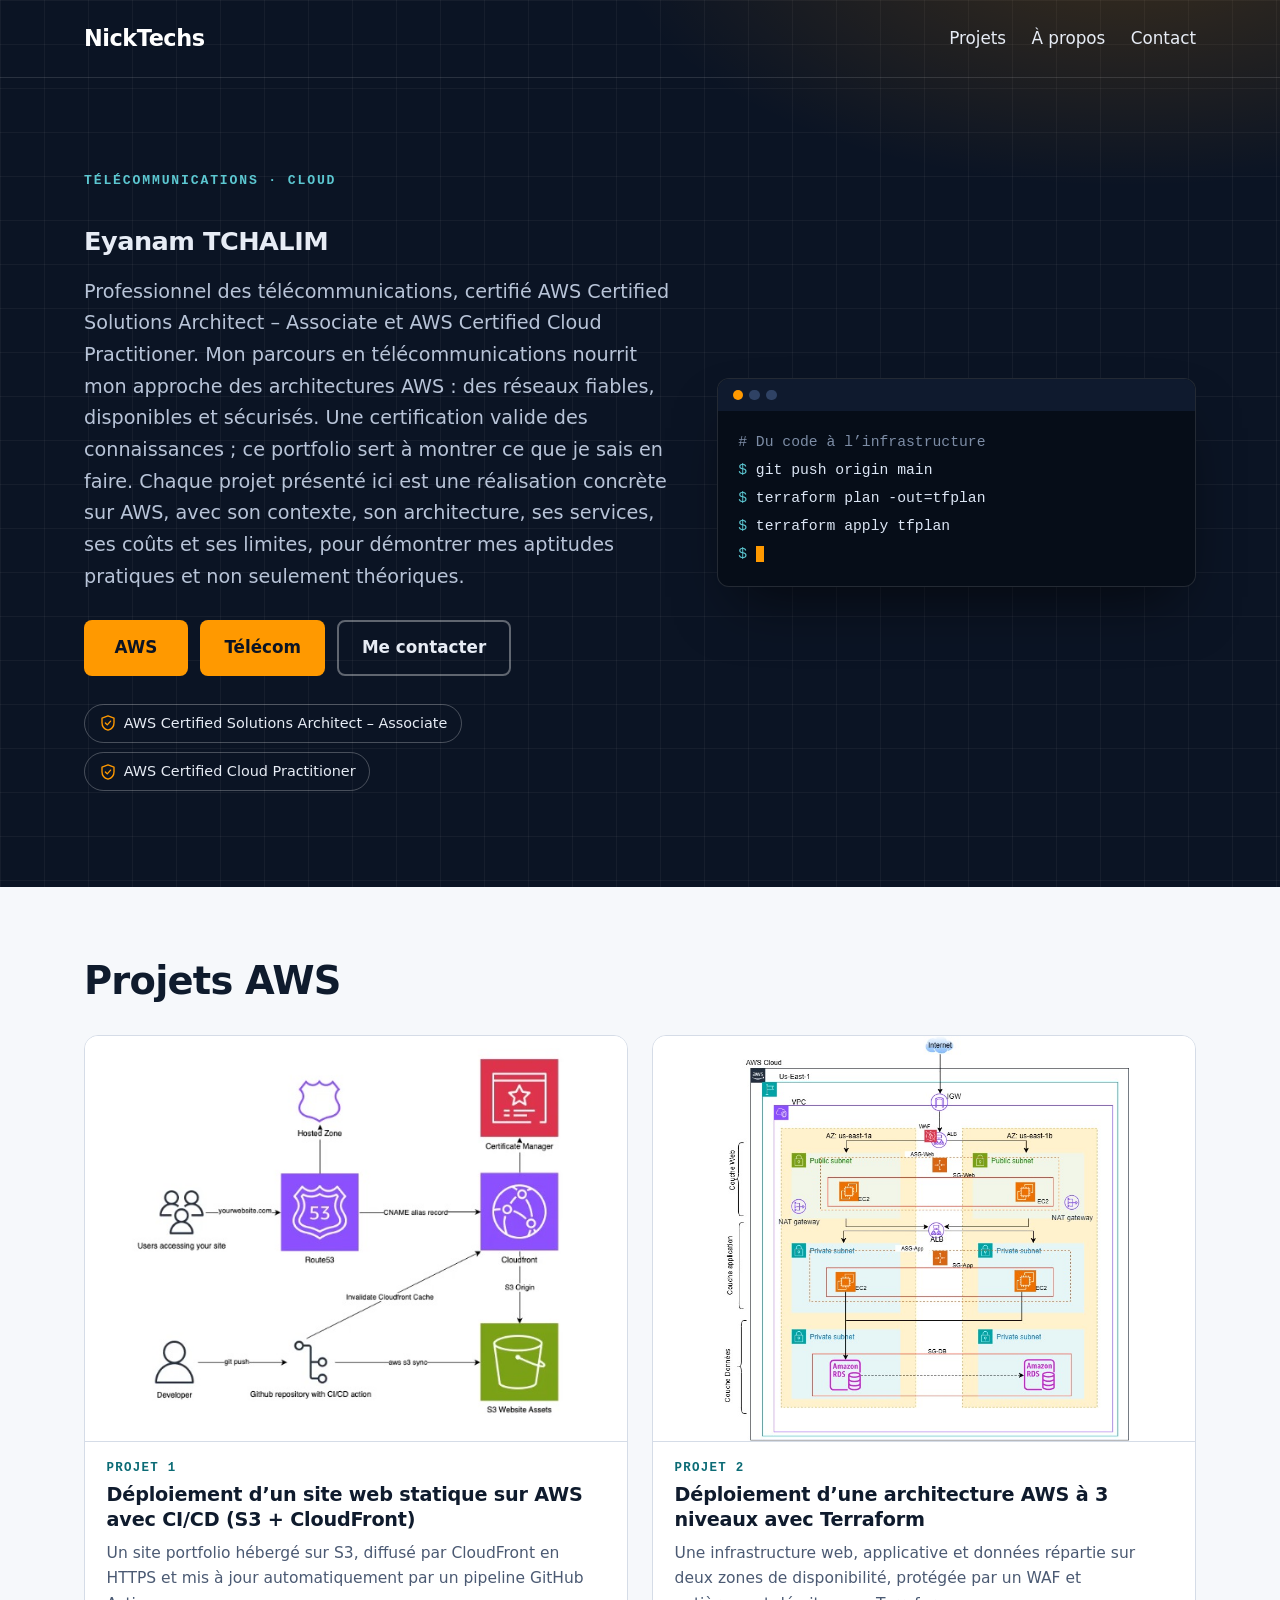
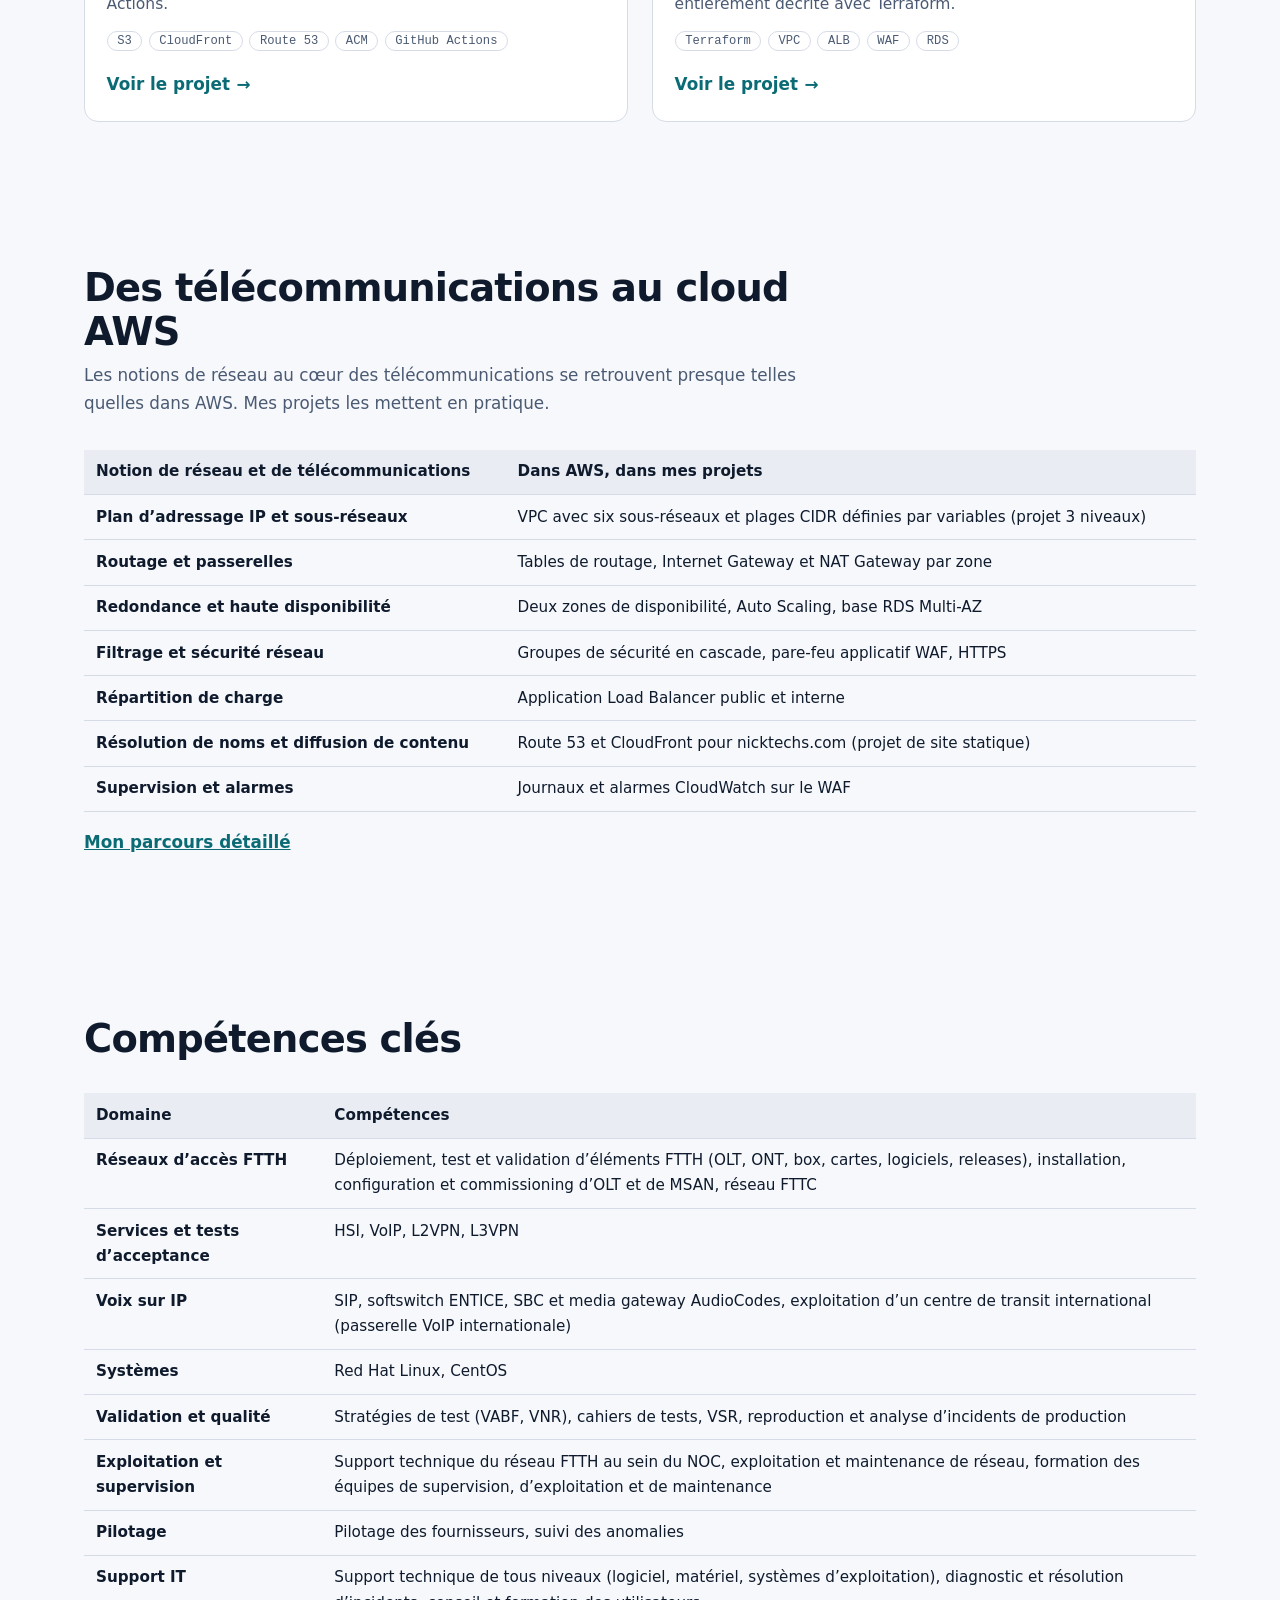
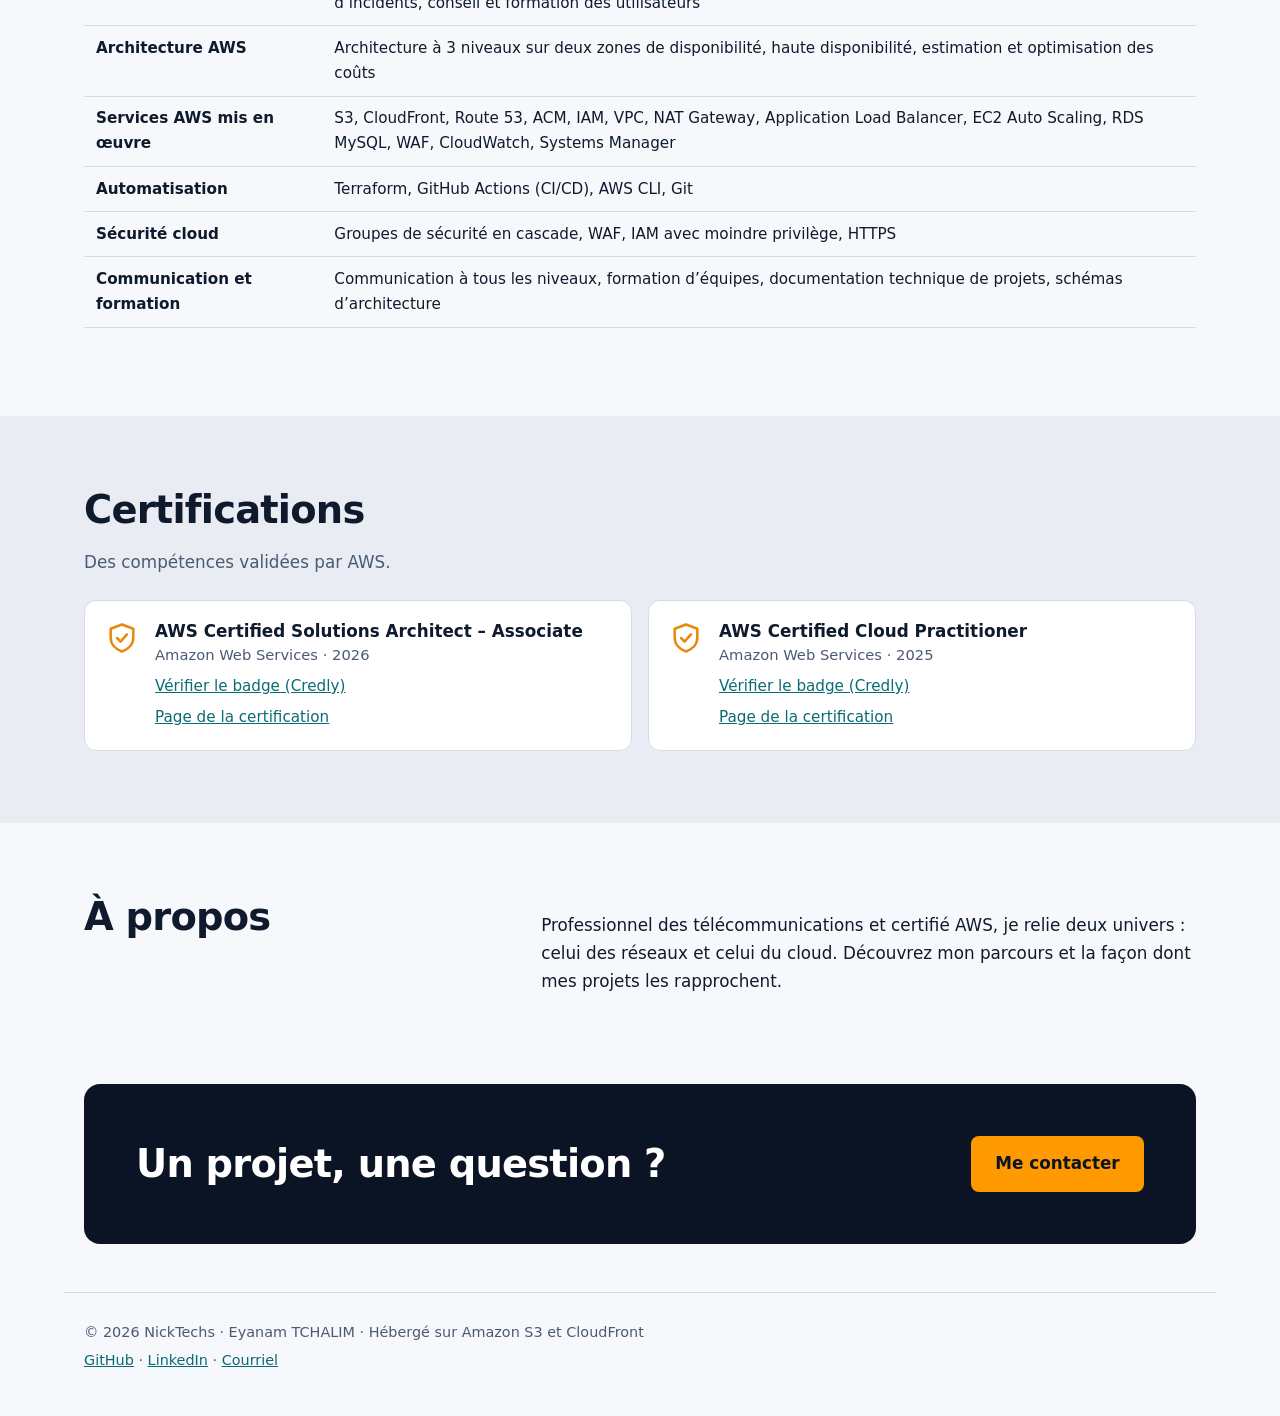
<file: index.html>
<!doctype html>
<html lang="fr">
<head>
<meta charset="utf-8">
<meta name="viewport" content="width=device-width, initial-scale=1">
<title>NickTechs – Eyanam TCHALIM, ingénieur télécoms certifié AWS</title>
<meta name="description" content="Portfolio AWS d’Eyanam TCHALIM, ingénieur en télécommunications certifié AWS Solutions Architect – Associate et Cloud Practitioner&nbsp;: un site statique avec CI/CD sur S3 et CloudFront, et une architecture 3 niveaux avec Terraform.">
<link rel="canonical" href="https://nicktechs.com/">
<meta property="og:type" content="website">
<meta property="og:title" content="NickTechs – Eyanam TCHALIM, ingénieur télécoms certifié AWS">
<meta property="og:description" content="Portfolio AWS d’Eyanam TCHALIM, ingénieur en télécommunications certifié AWS Solutions Architect – Associate et Cloud Practitioner&nbsp;: un site statique avec CI/CD sur S3 et CloudFront, et une architecture 3 niveaux avec Terraform.">
<meta name="color-scheme" content="light dark">
<link rel="icon" href="favicon.svg" type="image/svg+xml">
<link rel="stylesheet" href="style.css">
</head>
<body>
<div class="hero-wrap">
<header class="site-header">
  <a class="brand" href="index.html">NickTechs</a>
  <nav aria-label="Navigation principale">
    <a href="index.html#projets">Projets</a>
    <a href="a-propos.html">À propos</a>
    <a href="contact.html">Contact</a>
  </nav>
</header>
<section class="hero container">
  <div class="hero-text">
    <p class="eyebrow">Télécommunications · Cloud</p>
    <h2>Eyanam <span>TCHALIM</span></h2>
    <p class="lead">Professionnel des télécommunications, certifié AWS Certified Solutions Architect – Associate et AWS Certified Cloud Practitioner. Mon parcours en télécommunications nourrit mon approche des architectures AWS&nbsp;: des réseaux fiables, disponibles et sécurisés.
    Une certification valide des connaissances&nbsp;; ce portfolio sert à montrer ce que je sais en faire. Chaque projet présenté ici est une réalisation concrète sur AWS, avec son contexte, son architecture, ses services, ses coûts et ses limites, pour démontrer mes aptitudes pratiques et non seulement théoriques.</p>
    <p class="cta"><a class="btn btn-primary" href="#projets" aria-label="AWS&nbsp;: mes projets et certifications">AWS</a><a class="btn btn-primary" href="#parcours" aria-label="Télécom&nbsp;: mon parcours en télécommunications">Télécom</a><a class="btn btn-ghost" href="contact.html">Me contacter</a></p>
    <ul class="cert-pills" aria-label="Certifications"><li><a href="https://www.credly.com/earner/earned/badge/46c0138f-5f39-4221-99d3-cf5882243e16" rel="noopener"><svg viewBox="0 0 24 24" width="18" height="18" aria-hidden="true"><path d="M12 2.5 4 5.5v6c0 5 3.4 8.6 8 10 4.6-1.4 8-5 8-10v-6z" fill="none" stroke="currentColor" stroke-width="1.8" stroke-linejoin="round"/><path d="m8.5 12 2.5 2.5 4.5-5" fill="none" stroke="currentColor" stroke-width="1.8" stroke-linecap="round" stroke-linejoin="round"/></svg>AWS Certified Solutions Architect – Associate</a></li><li><a href="https://www.credly.com/earner/earned/badge/d14193d7-463e-42ba-a0a4-a3789cb0c97e" rel="noopener"><svg viewBox="0 0 24 24" width="18" height="18" aria-hidden="true"><path d="M12 2.5 4 5.5v6c0 5 3.4 8.6 8 10 4.6-1.4 8-5 8-10v-6z" fill="none" stroke="currentColor" stroke-width="1.8" stroke-linejoin="round"/><path d="m8.5 12 2.5 2.5 4.5-5" fill="none" stroke="currentColor" stroke-width="1.8" stroke-linecap="round" stroke-linejoin="round"/></svg>AWS Certified Cloud Practitioner</a></li></ul>
  </div>
  <div class="hero-visual" aria-hidden="true">
    <div class="terminal">
      <div class="terminal-bar"><i></i><i></i><i></i></div>
<pre><span class="c"># Du code à l’infrastructure</span>
<span class="p">$</span> git push origin main
<span class="p">$</span> terraform plan -out=tfplan
<span class="p">$</span> terraform apply tfplan
<span class="p">$</span> <span class="cursor"></span></pre>
    </div>
  </div>
</section>
</div>
<main class="home">
<section id="projets" class="section container">
  <div class="section-head">
    <h2>Projets AWS</h2>
  </div>
  <ul class="cards">
<li class="card">
  <img src="images/site-statique-architecture.jpg" width="640" height="451" loading="lazy" alt="Schéma d’architecture&nbsp;: des utilisateurs interrogent Route 53, qui renvoie vers CloudFront. CloudFront utilise Certificate Manager et lit un compartiment S3. Un développeur pousse son code vers GitHub, dont le pipeline synchronise S3 et invalide le cache CloudFront.">
  <div class="card-body">
    <p class="card-kicker">Projet 1</p>
    <h3><a href="projet-site-statique.html">Déploiement d’un site web statique sur AWS avec CI/CD (S3 + CloudFront)</a></h3>
    <p class="desc">Un site portfolio hébergé sur S3, diffusé par CloudFront en HTTPS et mis à jour automatiquement par un pipeline GitHub Actions.</p>
    <ul class="chips" aria-label="Technologies"><li>S3</li><li>CloudFront</li><li>Route 53</li><li>ACM</li><li>GitHub Actions</li></ul>
    <span class="more" aria-hidden="true">Voir le projet</span>
  </div>
</li>
<li class="card">
  <img src="images/3-tiers-architecture.jpg" width="705" height="727" loading="lazy" alt="Schéma d’architecture&nbsp;: Internet, WAF et Internet Gateway mènent à un Application Load Balancer public. Dans un VPC réparti sur les zones us-east-1a et us-east-1b, la couche web (EC2 en Auto Scaling dans des sous-réseaux publics, avec NAT Gateways) envoie le trafic vers un ALB interne, qui dessert la couche application (EC2 en Auto Scaling dans des sous-réseaux privés), puis la couche données (Amazon RDS en réplication entre les deux zones).">
  <div class="card-body">
    <p class="card-kicker">Projet 2</p>
    <h3><a href="projet-infra-3-tiers-terraform.html">Déploiement d’une architecture AWS à 3 niveaux avec Terraform</a></h3>
    <p class="desc">Une infrastructure web, applicative et données répartie sur deux zones de disponibilité, protégée par un WAF et entièrement décrite avec Terraform.</p>
    <ul class="chips" aria-label="Technologies"><li>Terraform</li><li>VPC</li><li>ALB</li><li>WAF</li><li>RDS</li></ul>
    <span class="more" aria-hidden="true">Voir le projet</span>
  </div>
</li>
  </ul>
</section>

<section id="parcours" class="section container" aria-labelledby="telecom">
  <div class="section-head">
    <h2 id="telecom">Des télécommunications au cloud AWS</h2>
    <p>Les notions de réseau au cœur des télécommunications se retrouvent presque telles quelles dans AWS. Mes projets les mettent en pratique.</p>
  </div>
  <div class="table-wrap"><table><thead><tr><th scope="col">Notion de réseau et de télécommunications</th><th scope="col">Dans AWS, dans mes projets</th></tr></thead><tbody>
<tr><th scope="row">Plan d’adressage IP et sous-réseaux</th><td>VPC avec six sous-réseaux et plages CIDR définies par variables (projet 3 niveaux)</td></tr>
<tr><th scope="row">Routage et passerelles</th><td>Tables de routage, Internet Gateway et NAT Gateway par zone</td></tr>
<tr><th scope="row">Redondance et haute disponibilité</th><td>Deux zones de disponibilité, Auto Scaling, base RDS Multi-AZ</td></tr>
<tr><th scope="row">Filtrage et sécurité réseau</th><td>Groupes de sécurité en cascade, pare-feu applicatif WAF, HTTPS</td></tr>
<tr><th scope="row">Répartition de charge</th><td>Application Load Balancer public et interne</td></tr>
<tr><th scope="row">Résolution de noms et diffusion de contenu</th><td>Route 53 et CloudFront pour nicktechs.com (projet de site statique)</td></tr>
<tr><th scope="row">Supervision et alarmes</th><td>Journaux et alarmes CloudWatch sur le WAF</td></tr>
</tbody></table></div>
  <p><a href="a-propos.html">Mon parcours détaillé</a></p>
</section>
<section id="competences" class="section container" aria-labelledby="comp">
  <div class="section-head">
    <h2 id="comp">Compétences clés</h2>
  </div>
  <div class="table-wrap"><table><thead><tr><th scope="col">Domaine</th><th scope="col">Compétences</th></tr></thead><tbody>
<tr><th scope="row">Réseaux d’accès FTTH</th><td>Déploiement, test et validation d’éléments FTTH (OLT, ONT, box, cartes, logiciels, releases), installation, configuration et commissioning d’OLT et de MSAN, réseau FTTC</td></tr>
<tr><th scope="row">Services et tests d’acceptance</th><td>HSI, VoIP, L2VPN, L3VPN</td></tr>
<tr><th scope="row">Voix sur IP</th><td>SIP, softswitch ENTICE, SBC et media gateway AudioCodes, exploitation d’un centre de transit international (passerelle VoIP internationale)</td></tr>
<tr><th scope="row">Systèmes</th><td>Red Hat Linux, CentOS</td></tr>
<tr><th scope="row">Validation et qualité</th><td>Stratégies de test (VABF, VNR), cahiers de tests, VSR, reproduction et analyse d’incidents de production</td></tr>
<tr><th scope="row">Exploitation et supervision</th><td>Support technique du réseau FTTH au sein du NOC, exploitation et maintenance de réseau, formation des équipes de supervision, d’exploitation et de maintenance</td></tr>
<tr><th scope="row">Pilotage</th><td>Pilotage des fournisseurs, suivi des anomalies</td></tr>
<tr><th scope="row">Support IT</th><td>Support technique de tous niveaux (logiciel, matériel, systèmes d’exploitation), diagnostic et résolution d’incidents, conseil et formation des utilisateurs</td></tr>
<tr><th scope="row">Architecture AWS</th><td>Architecture à 3 niveaux sur deux zones de disponibilité, haute disponibilité, estimation et optimisation des coûts</td></tr>
<tr><th scope="row">Services AWS mis en œuvre</th><td>S3, CloudFront, Route 53, ACM, IAM, VPC, NAT Gateway, Application Load Balancer, EC2 Auto Scaling, RDS MySQL, WAF, CloudWatch, Systems Manager</td></tr>
<tr><th scope="row">Automatisation</th><td>Terraform, GitHub Actions (CI/CD), AWS CLI, Git</td></tr>
<tr><th scope="row">Sécurité cloud</th><td>Groupes de sécurité en cascade, WAF, IAM avec moindre privilège, HTTPS</td></tr>
<tr><th scope="row">Communication et formation</th><td>Communication à tous les niveaux, formation d’équipes, documentation technique de projets, schémas d’architecture</td></tr>
</tbody></table></div>
</section>
<section class="section band" aria-labelledby="certifs">
  <div class="container">
    <h2 id="certifs">Certifications</h2>
    <p class="muted">Des compétences validées par AWS.</p>
    <ul class="cert-cards"><li class="cert-card"><span class="cert-ico"><svg viewBox="0 0 24 24" width="34" height="34" aria-hidden="true"><path d="M12 2.5 4 5.5v6c0 5 3.4 8.6 8 10 4.6-1.4 8-5 8-10v-6z" fill="none" stroke="currentColor" stroke-width="1.8" stroke-linejoin="round"/><path d="m8.5 12 2.5 2.5 4.5-5" fill="none" stroke="currentColor" stroke-width="1.8" stroke-linecap="round" stroke-linejoin="round"/></svg></span><div><strong>AWS Certified Solutions Architect – Associate</strong><span>Amazon Web Services · 2026</span><a href="https://www.credly.com/earner/earned/badge/46c0138f-5f39-4221-99d3-cf5882243e16" rel="noopener">Vérifier le badge (Credly)</a><a href="https://aws.amazon.com/certification/certified-solutions-architect-associate/" rel="noopener">Page de la certification</a></div></li><li class="cert-card"><span class="cert-ico"><svg viewBox="0 0 24 24" width="34" height="34" aria-hidden="true"><path d="M12 2.5 4 5.5v6c0 5 3.4 8.6 8 10 4.6-1.4 8-5 8-10v-6z" fill="none" stroke="currentColor" stroke-width="1.8" stroke-linejoin="round"/><path d="m8.5 12 2.5 2.5 4.5-5" fill="none" stroke="currentColor" stroke-width="1.8" stroke-linecap="round" stroke-linejoin="round"/></svg></span><div><strong>AWS Certified Cloud Practitioner</strong><span>Amazon Web Services · 2025</span><a href="https://www.credly.com/earner/earned/badge/d14193d7-463e-42ba-a0a4-a3789cb0c97e" rel="noopener">Vérifier le badge (Credly)</a><a href="https://aws.amazon.com/certification/certified-cloud-practitioner/" rel="noopener">Page de la certification</a></div></li></ul>
  </div>
</section>
<section class="section container split">
  <h2>À propos</h2>
  <div>
    <p>Professionnel des télécommunications et certifié AWS, je relie deux univers&nbsp;: celui des réseaux et celui du cloud. Découvrez mon parcours et la façon dont mes projets les rapprochent.</p>
  </div>
</section>

<section class="container">
  <div class="cta-block">
    <h2>Un projet, une question&nbsp;?</h2>
    <a class="btn btn-primary" href="contact.html">Me contacter</a>
  </div>
</section>
</main>
<footer class="site-footer wide">
  <p>© 2026 NickTechs · Eyanam TCHALIM · Hébergé sur Amazon S3 et CloudFront</p>
  <p><a href="https://github.com/eyanamt">GitHub</a> · <a href="https://www.linkedin.com/in/eyanam-t-173402416/">LinkedIn</a> · <a href="mailto:tchalimyannick@gmail.com">Courriel</a></p>
</footer>
</body>
</html>
</file>
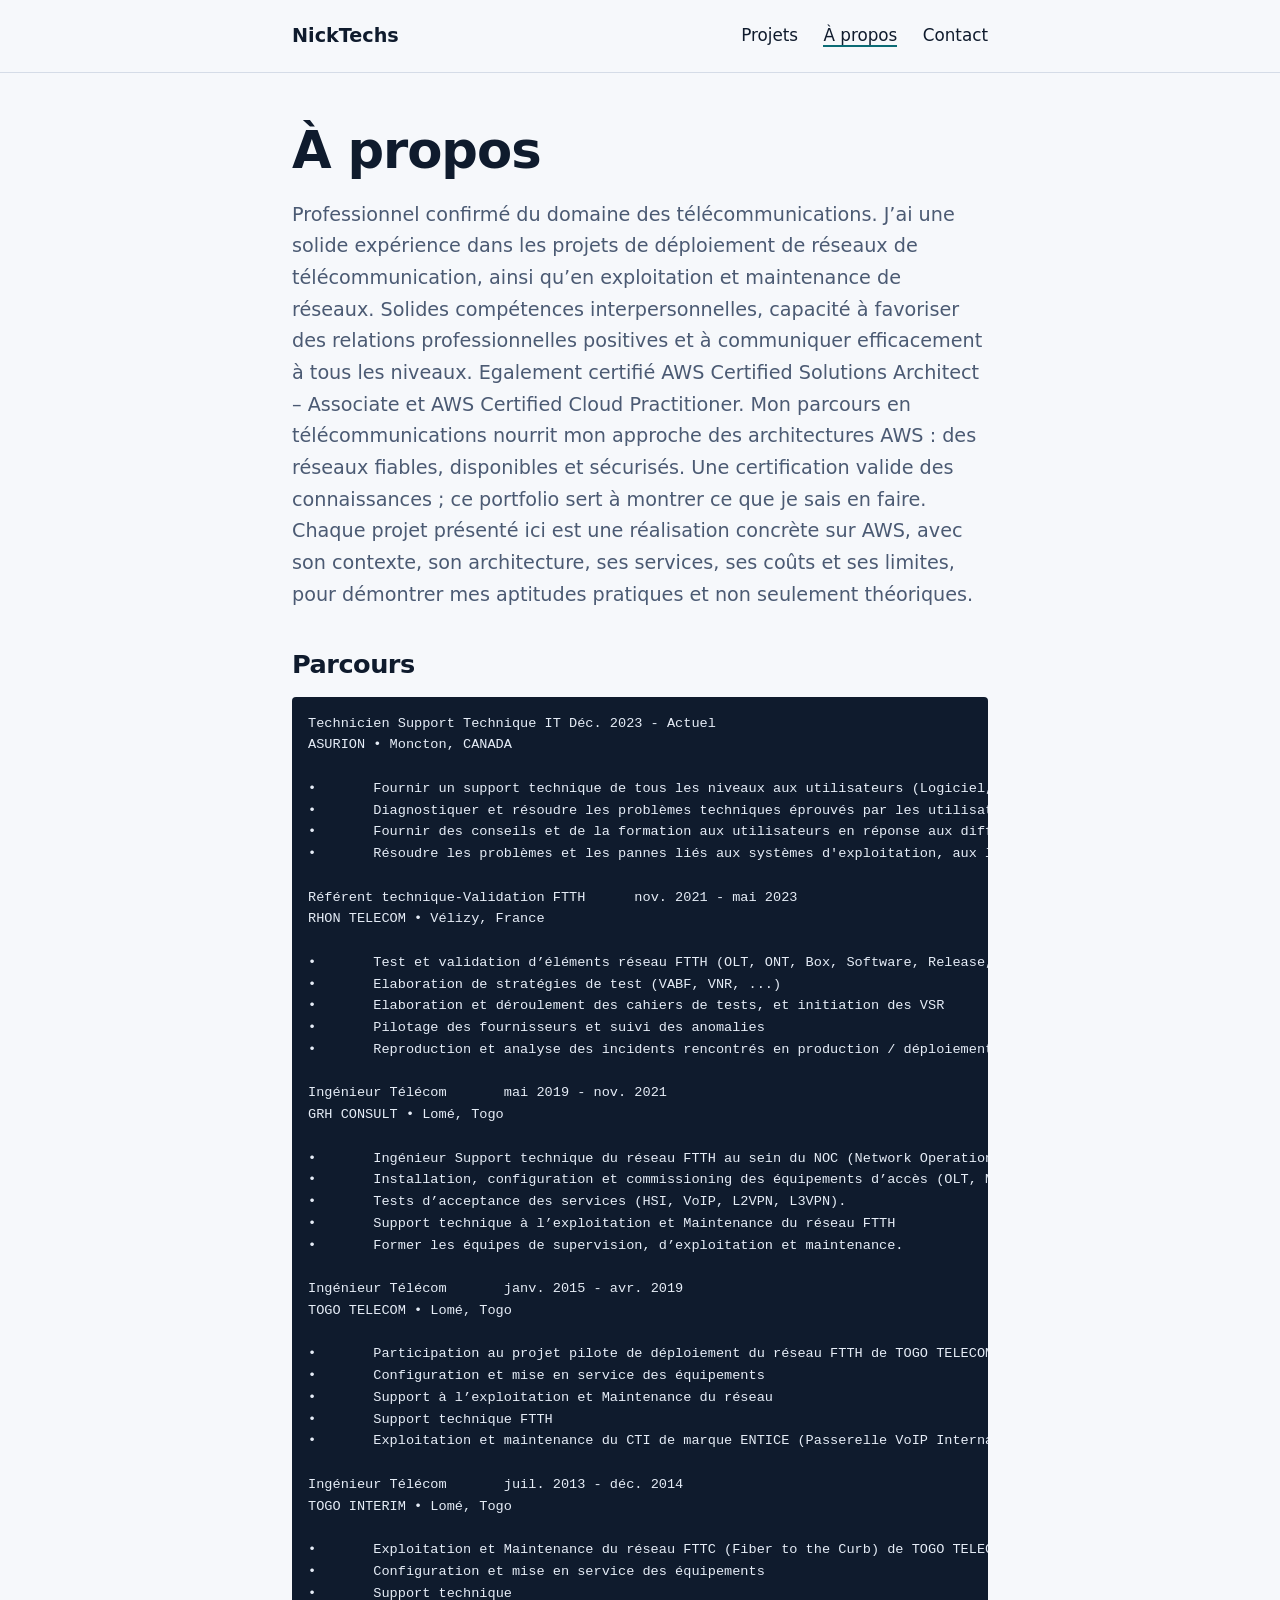
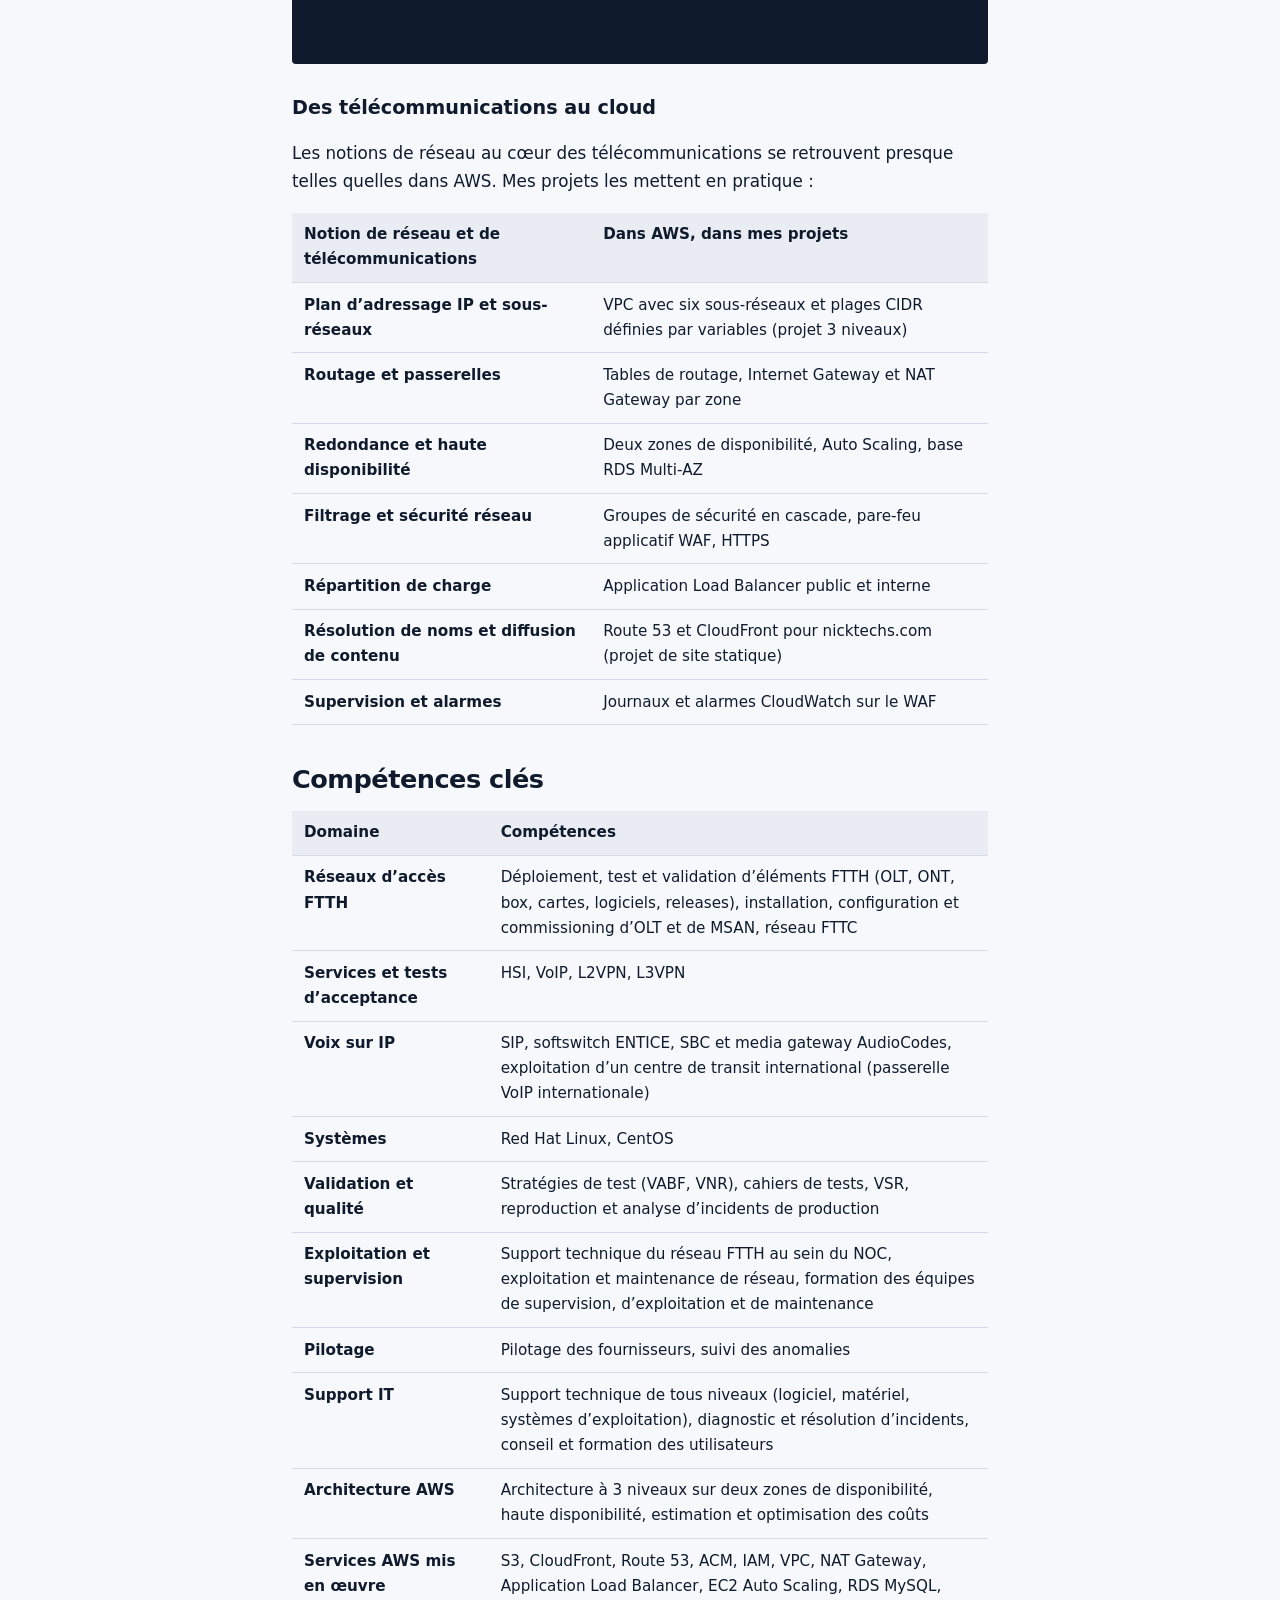
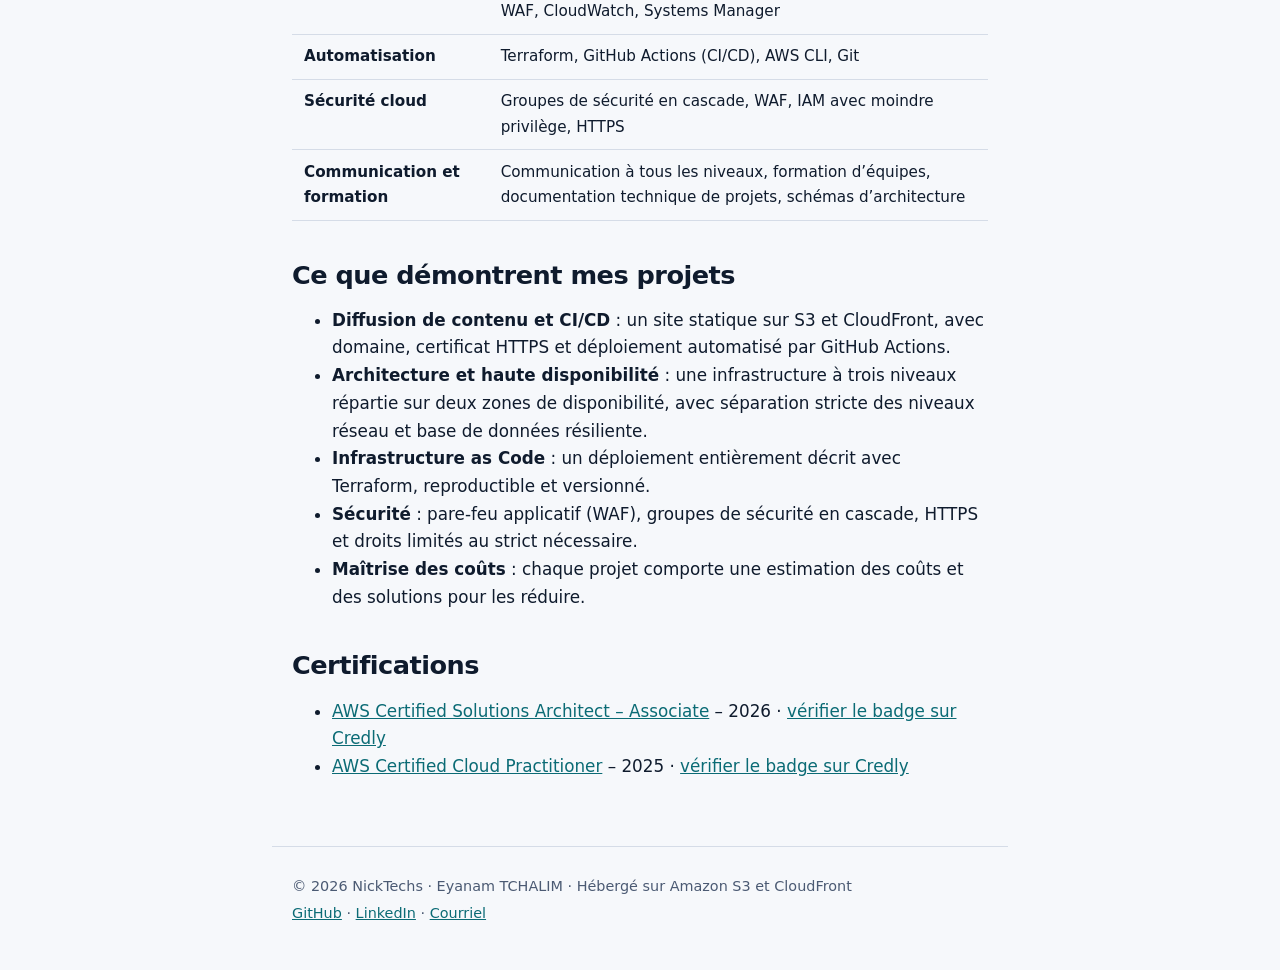
<file: a-propos.html>
<!doctype html>
<html lang="fr">
<head>
<meta charset="utf-8">
<meta name="viewport" content="width=device-width, initial-scale=1">
<title>À propos – NickTechs</title>
<meta name="description" content="Parcours en télécommunications, certifications AWS et projets de Eyanam TCHALIM, ingénieur télécoms certifié AWS.">
<link rel="canonical" href="https://nicktechs.com/a-propos.html">
<meta property="og:type" content="website">
<meta property="og:title" content="À propos – NickTechs">
<meta property="og:description" content="Parcours en télécommunications, certifications AWS et projets de Eyanam TCHALIM, ingénieur télécoms certifié AWS.">
<meta name="color-scheme" content="light dark">
<link rel="icon" href="favicon.svg" type="image/svg+xml">
<link rel="stylesheet" href="style.css">
</head>
<body>
<header class="site-header">
  <a class="brand" href="index.html">NickTechs</a>
  <nav aria-label="Navigation principale">
    <a href="index.html#projets">Projets</a>
    <a href="a-propos.html" aria-current="page">À propos</a>
    <a href="contact.html">Contact</a>
  </nav>
</header>
<main>
<article>
  <h1>À propos</h1>
  <p class="lead">Professionnel confirmé du domaine des télécommunications. J’ai une solide expérience dans les
projets de déploiement de réseaux de télécommunication, ainsi qu’en exploitation et maintenance
de réseaux. Solides compétences interpersonnelles, capacité à favoriser des relations
professionnelles positives et à communiquer efficacement à tous les niveaux. Egalement certifié AWS Certified Solutions Architect – Associate et AWS Certified Cloud Practitioner. Mon parcours en télécommunications nourrit mon approche des architectures AWS&nbsp;: des réseaux fiables, disponibles et sécurisés.
Une certification valide des connaissances&nbsp;; ce portfolio sert à montrer ce que je sais en faire. Chaque projet présenté ici est une réalisation concrète sur AWS, avec son contexte, son architecture, ses services, ses coûts et ses limites, pour démontrer mes aptitudes pratiques et non seulement théoriques.</p>
  <h2>Parcours</h2>
  <p>
  <pre>
Technicien Support Technique IT	Déc. 2023 - Actuel
ASURION • Moncton, CANADA	

•	Fournir un support technique de tous les niveaux aux utilisateurs (Logiciel, Matériel ...)
•	Diagnostiquer et résoudre les problèmes techniques éprouvés par les utilisateurs
•	Fournir des conseils et de la formation aux utilisateurs en réponse aux difficultés éprouvées
•	Résoudre les problèmes et les pannes liés aux systèmes d'exploitation, aux logiciels et au matériel

Référent technique-Validation FTTH	nov. 2021 - mai 2023
RHON TELECOM • Vélizy, France	

•	Test et validation d’éléments réseau FTTH (OLT, ONT, Box, Software, Release, Cartes..)
•	Elaboration de stratégies de test (VABF, VNR, ...)
•	Elaboration et déroulement des cahiers de tests, et initiation des VSR
•	Pilotage des fournisseurs et suivi des anomalies
•	Reproduction et analyse des incidents rencontrés en production / déploiement

Ingénieur Télécom	mai 2019 - nov. 2021
GRH CONSULT • Lomé, Togo	

•	Ingénieur Support technique du réseau FTTH au sein du NOC (Network Operation Center)
•	Installation, configuration et commissioning des équipements d’accès (OLT, MSAN..)
•	Tests d’acceptance des services (HSI, VoIP, L2VPN, L3VPN).
•	Support technique à l’exploitation et Maintenance du réseau FTTH
•	Former les équipes de supervision, d’exploitation et maintenance.

Ingénieur Télécom	janv. 2015 - avr. 2019
TOGO TELECOM • Lomé, Togo	

•	Participation au projet pilote de déploiement du réseau FTTH de TOGO TELECOM 
•	Configuration et mise en service des équipements
•	Support à l’exploitation et Maintenance du réseau
•	Support technique FTTH
•	Exploitation et maintenance du CTI de marque ENTICE (Passerelle VoIP Internationale)

Ingénieur Télécom	juil. 2013 - déc. 2014
TOGO INTERIM • Lomé, Togo	

•	Exploitation et Maintenance du réseau FTTC (Fiber to the Curb) de TOGO TELECOM
•	Configuration et mise en service des équipements
•	Support technique

 </pre>
</p>
  <h3>Des télécommunications au cloud</h3>
  <p>Les notions de réseau au cœur des télécommunications se retrouvent presque telles quelles dans AWS. Mes projets les mettent en pratique&nbsp;:</p>
  <div class="table-wrap"><table><thead><tr><th scope="col">Notion de réseau et de télécommunications</th><th scope="col">Dans AWS, dans mes projets</th></tr></thead><tbody>
<tr><th scope="row">Plan d’adressage IP et sous-réseaux</th><td>VPC avec six sous-réseaux et plages CIDR définies par variables (projet 3 niveaux)</td></tr>
<tr><th scope="row">Routage et passerelles</th><td>Tables de routage, Internet Gateway et NAT Gateway par zone</td></tr>
<tr><th scope="row">Redondance et haute disponibilité</th><td>Deux zones de disponibilité, Auto Scaling, base RDS Multi-AZ</td></tr>
<tr><th scope="row">Filtrage et sécurité réseau</th><td>Groupes de sécurité en cascade, pare-feu applicatif WAF, HTTPS</td></tr>
<tr><th scope="row">Répartition de charge</th><td>Application Load Balancer public et interne</td></tr>
<tr><th scope="row">Résolution de noms et diffusion de contenu</th><td>Route 53 et CloudFront pour nicktechs.com (projet de site statique)</td></tr>
<tr><th scope="row">Supervision et alarmes</th><td>Journaux et alarmes CloudWatch sur le WAF</td></tr>
</tbody></table></div>
  <h2>Compétences clés</h2>
  <div class="table-wrap"><table><thead><tr><th scope="col">Domaine</th><th scope="col">Compétences</th></tr></thead><tbody>
<tr><th scope="row">Réseaux d’accès FTTH</th><td>Déploiement, test et validation d’éléments FTTH (OLT, ONT, box, cartes, logiciels, releases), installation, configuration et commissioning d’OLT et de MSAN, réseau FTTC</td></tr>
<tr><th scope="row">Services et tests d’acceptance</th><td>HSI, VoIP, L2VPN, L3VPN</td></tr>
<tr><th scope="row">Voix sur IP</th><td>SIP, softswitch ENTICE, SBC et media gateway AudioCodes, exploitation d’un centre de transit international (passerelle VoIP internationale)</td></tr>
<tr><th scope="row">Systèmes</th><td>Red Hat Linux, CentOS</td></tr>
<tr><th scope="row">Validation et qualité</th><td>Stratégies de test (VABF, VNR), cahiers de tests, VSR, reproduction et analyse d’incidents de production</td></tr>
<tr><th scope="row">Exploitation et supervision</th><td>Support technique du réseau FTTH au sein du NOC, exploitation et maintenance de réseau, formation des équipes de supervision, d’exploitation et de maintenance</td></tr>
<tr><th scope="row">Pilotage</th><td>Pilotage des fournisseurs, suivi des anomalies</td></tr>
<tr><th scope="row">Support IT</th><td>Support technique de tous niveaux (logiciel, matériel, systèmes d’exploitation), diagnostic et résolution d’incidents, conseil et formation des utilisateurs</td></tr>
<tr><th scope="row">Architecture AWS</th><td>Architecture à 3 niveaux sur deux zones de disponibilité, haute disponibilité, estimation et optimisation des coûts</td></tr>
<tr><th scope="row">Services AWS mis en œuvre</th><td>S3, CloudFront, Route 53, ACM, IAM, VPC, NAT Gateway, Application Load Balancer, EC2 Auto Scaling, RDS MySQL, WAF, CloudWatch, Systems Manager</td></tr>
<tr><th scope="row">Automatisation</th><td>Terraform, GitHub Actions (CI/CD), AWS CLI, Git</td></tr>
<tr><th scope="row">Sécurité cloud</th><td>Groupes de sécurité en cascade, WAF, IAM avec moindre privilège, HTTPS</td></tr>
<tr><th scope="row">Communication et formation</th><td>Communication à tous les niveaux, formation d’équipes, documentation technique de projets, schémas d’architecture</td></tr>
</tbody></table></div>
  <h2>Ce que démontrent mes projets</h2>
  <ul>
<li><strong>Diffusion de contenu et CI/CD</strong> : un site statique sur S3 et CloudFront, avec domaine, certificat HTTPS et déploiement automatisé par GitHub Actions.</li>
<li><strong>Architecture et haute disponibilité</strong> : une infrastructure à trois niveaux répartie sur deux zones de disponibilité, avec séparation stricte des niveaux réseau et base de données résiliente.</li>
<li><strong>Infrastructure as Code</strong> : un déploiement entièrement décrit avec Terraform, reproductible et versionné.</li>
<li><strong>Sécurité</strong> : pare-feu applicatif (WAF), groupes de sécurité en cascade, HTTPS et droits limités au strict nécessaire.</li>
<li><strong>Maîtrise des coûts</strong> : chaque projet comporte une estimation des coûts et des solutions pour les réduire.</li>
</ul>
  <h2>Certifications</h2>
  <ul>
<li><a href="https://aws.amazon.com/certification/certified-solutions-architect-associate/" rel="noopener">AWS Certified Solutions Architect – Associate</a> – 2026 · <a href="https://www.credly.com/earner/earned/badge/46c0138f-5f39-4221-99d3-cf5882243e16" rel="noopener">vérifier le badge sur Credly</a></li>
<li><a href="https://aws.amazon.com/certification/certified-cloud-practitioner/" rel="noopener">AWS Certified Cloud Practitioner</a> – 2025 · <a href="https://www.credly.com/earner/earned/badge/d14193d7-463e-42ba-a0a4-a3789cb0c97e" rel="noopener">vérifier le badge sur Credly</a></li>
</ul>
</article>
</main>
<footer class="site-footer">
  <p>© 2026 NickTechs · Eyanam TCHALIM · Hébergé sur Amazon S3 et CloudFront</p>
  <p><a href="https://github.com/eyanamt">GitHub</a> · <a href="https://www.linkedin.com/in/eyanam-t-173402416/">LinkedIn</a> · <a href="mailto:tchalimyannick@gmail.com">Courriel</a></p>
</footer>

</body>
</html>
</file>
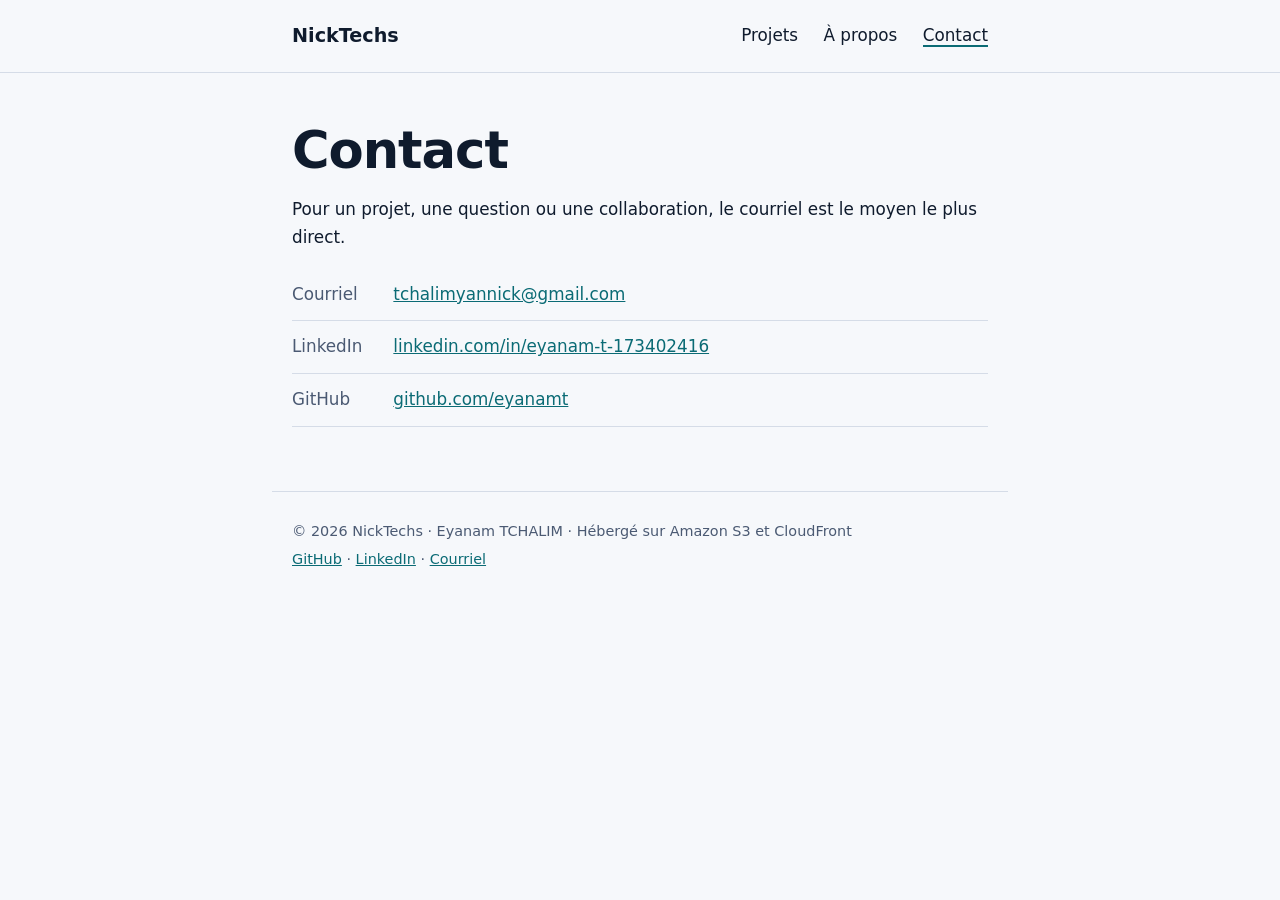
<file: contact.html>
<!doctype html>
<html lang="fr">
<head>
<meta charset="utf-8">
<meta name="viewport" content="width=device-width, initial-scale=1">
<title>Contact – NickTechs</title>
<meta name="description" content="Contacter Eyanam TCHALIM par courriel, LinkedIn ou GitHub.">
<link rel="canonical" href="https://nicktechs.com/contact.html">
<meta property="og:type" content="website">
<meta property="og:title" content="Contact – NickTechs">
<meta property="og:description" content="Contacter Eyanam TCHALIM par courriel, LinkedIn ou GitHub.">
<meta name="color-scheme" content="light dark">
<link rel="icon" href="favicon.svg" type="image/svg+xml">
<link rel="stylesheet" href="style.css">
</head>
<body>
<header class="site-header">
  <a class="brand" href="index.html">NickTechs</a>
  <nav aria-label="Navigation principale">
    <a href="index.html#projets">Projets</a>
    <a href="a-propos.html">À propos</a>
    <a href="contact.html" aria-current="page">Contact</a>
  </nav>
</header>
<main>
<article>
  <h1>Contact</h1>
  <p>Pour un projet, une question ou une collaboration, le courriel est le moyen le plus direct.</p>
  <ul class="contact">
    <li><span>Courriel</span> <a href="mailto:tchalimyannick@gmail.com">tchalimyannick@gmail.com</a></li>
    <li><span>LinkedIn</span> <a href="https://www.linkedin.com/in/eyanam-t-173402416/" rel="noopener">linkedin.com/in/eyanam-t-173402416</a></li>
    <li><span>GitHub</span> <a href="https://github.com/eyanamt" rel="noopener">github.com/eyanamt</a></li>
  </ul>
</article>
</main>
<footer class="site-footer">
  <p>© 2026 NickTechs · Eyanam TCHALIM · Hébergé sur Amazon S3 et CloudFront</p>
  <p><a href="https://github.com/eyanamt">GitHub</a> · <a href="https://www.linkedin.com/in/eyanam-t-173402416/">LinkedIn</a> · <a href="mailto:tchalimyannick@gmail.com">Courriel</a></p>
</footer>

</body>
</html>
</file>
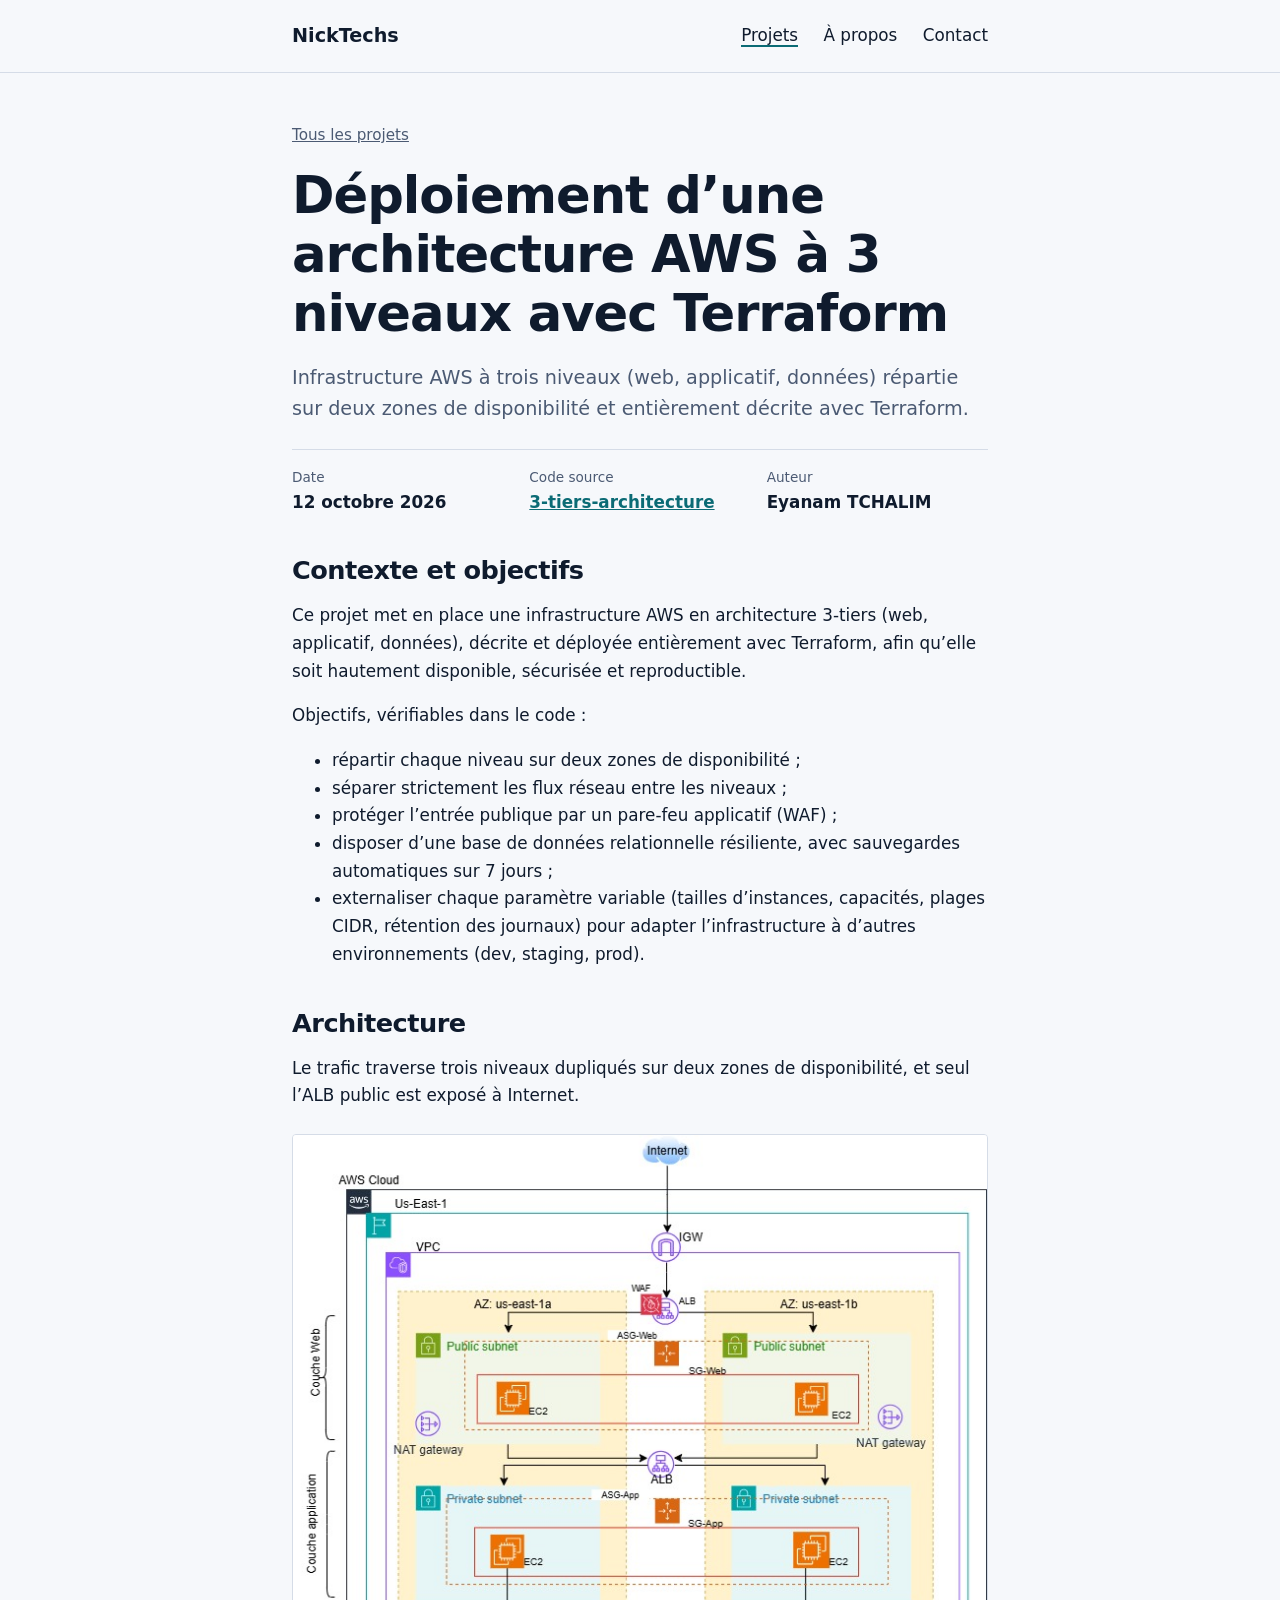
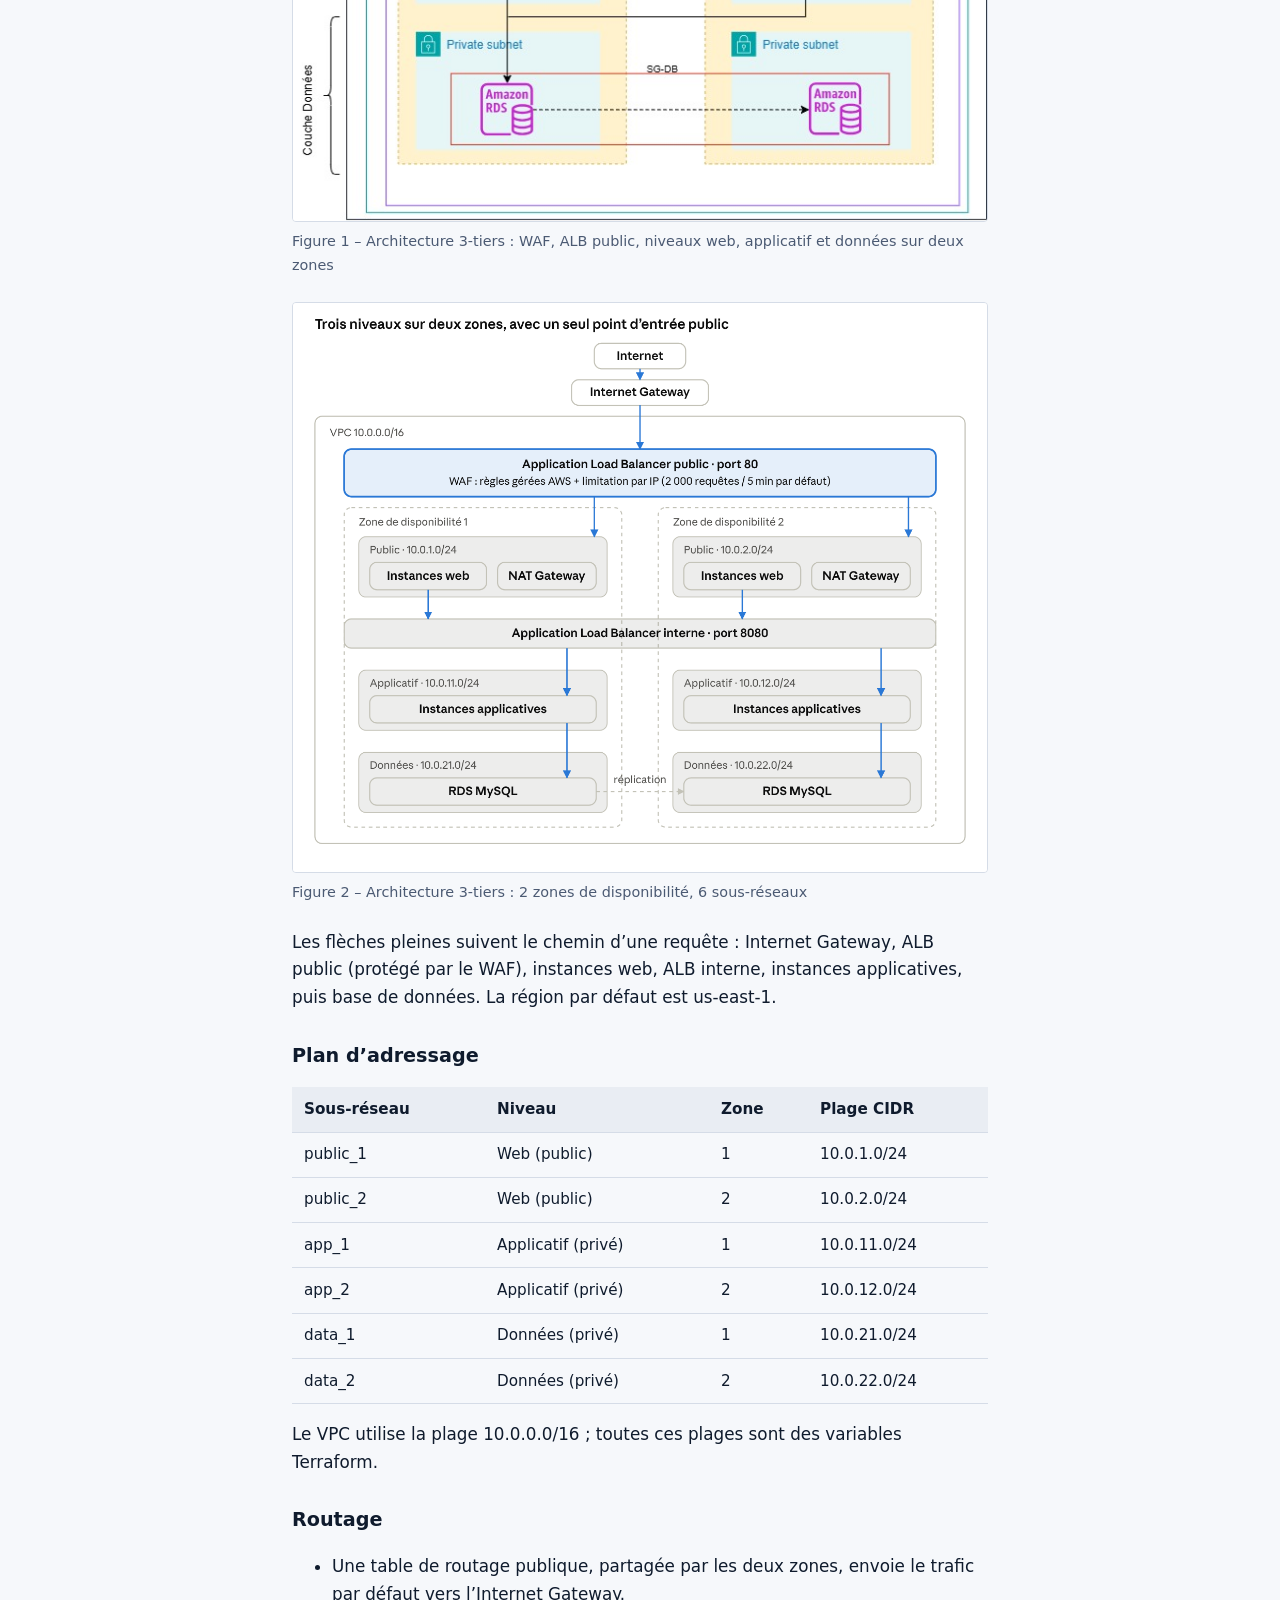
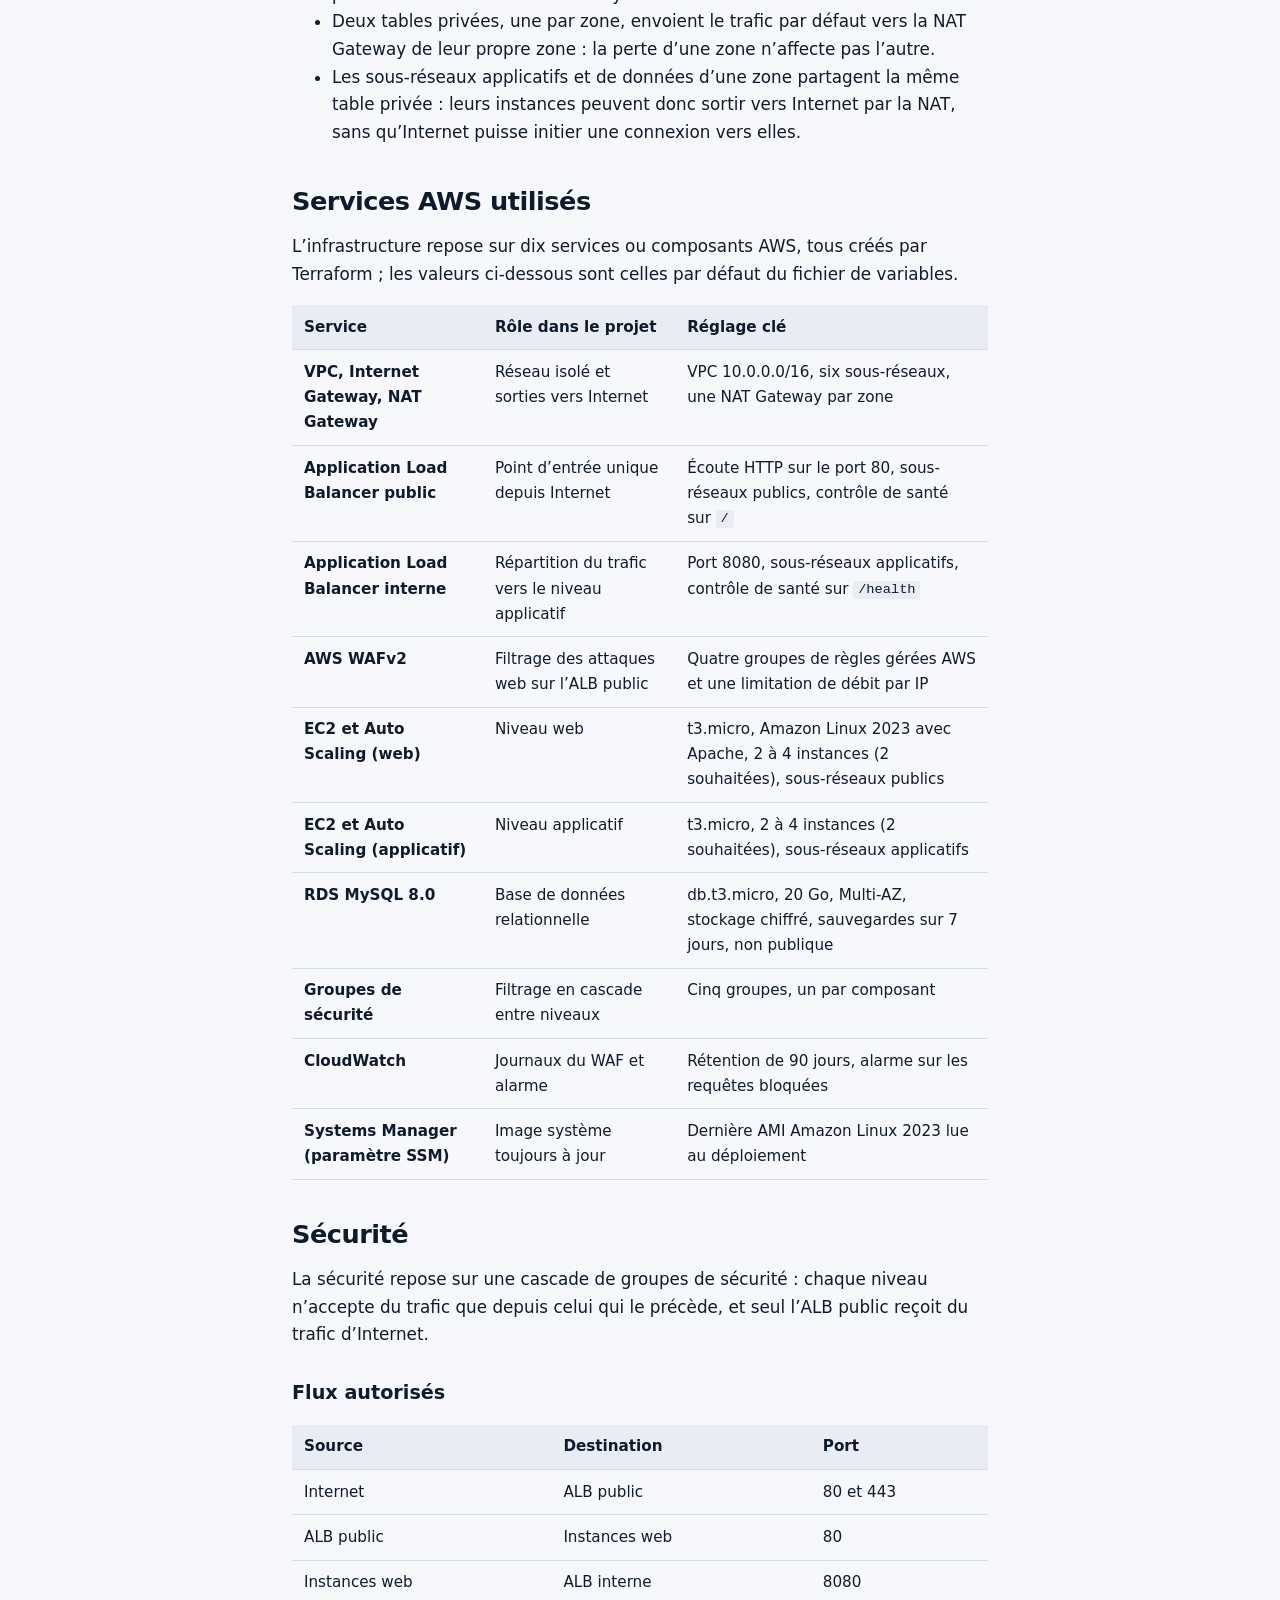
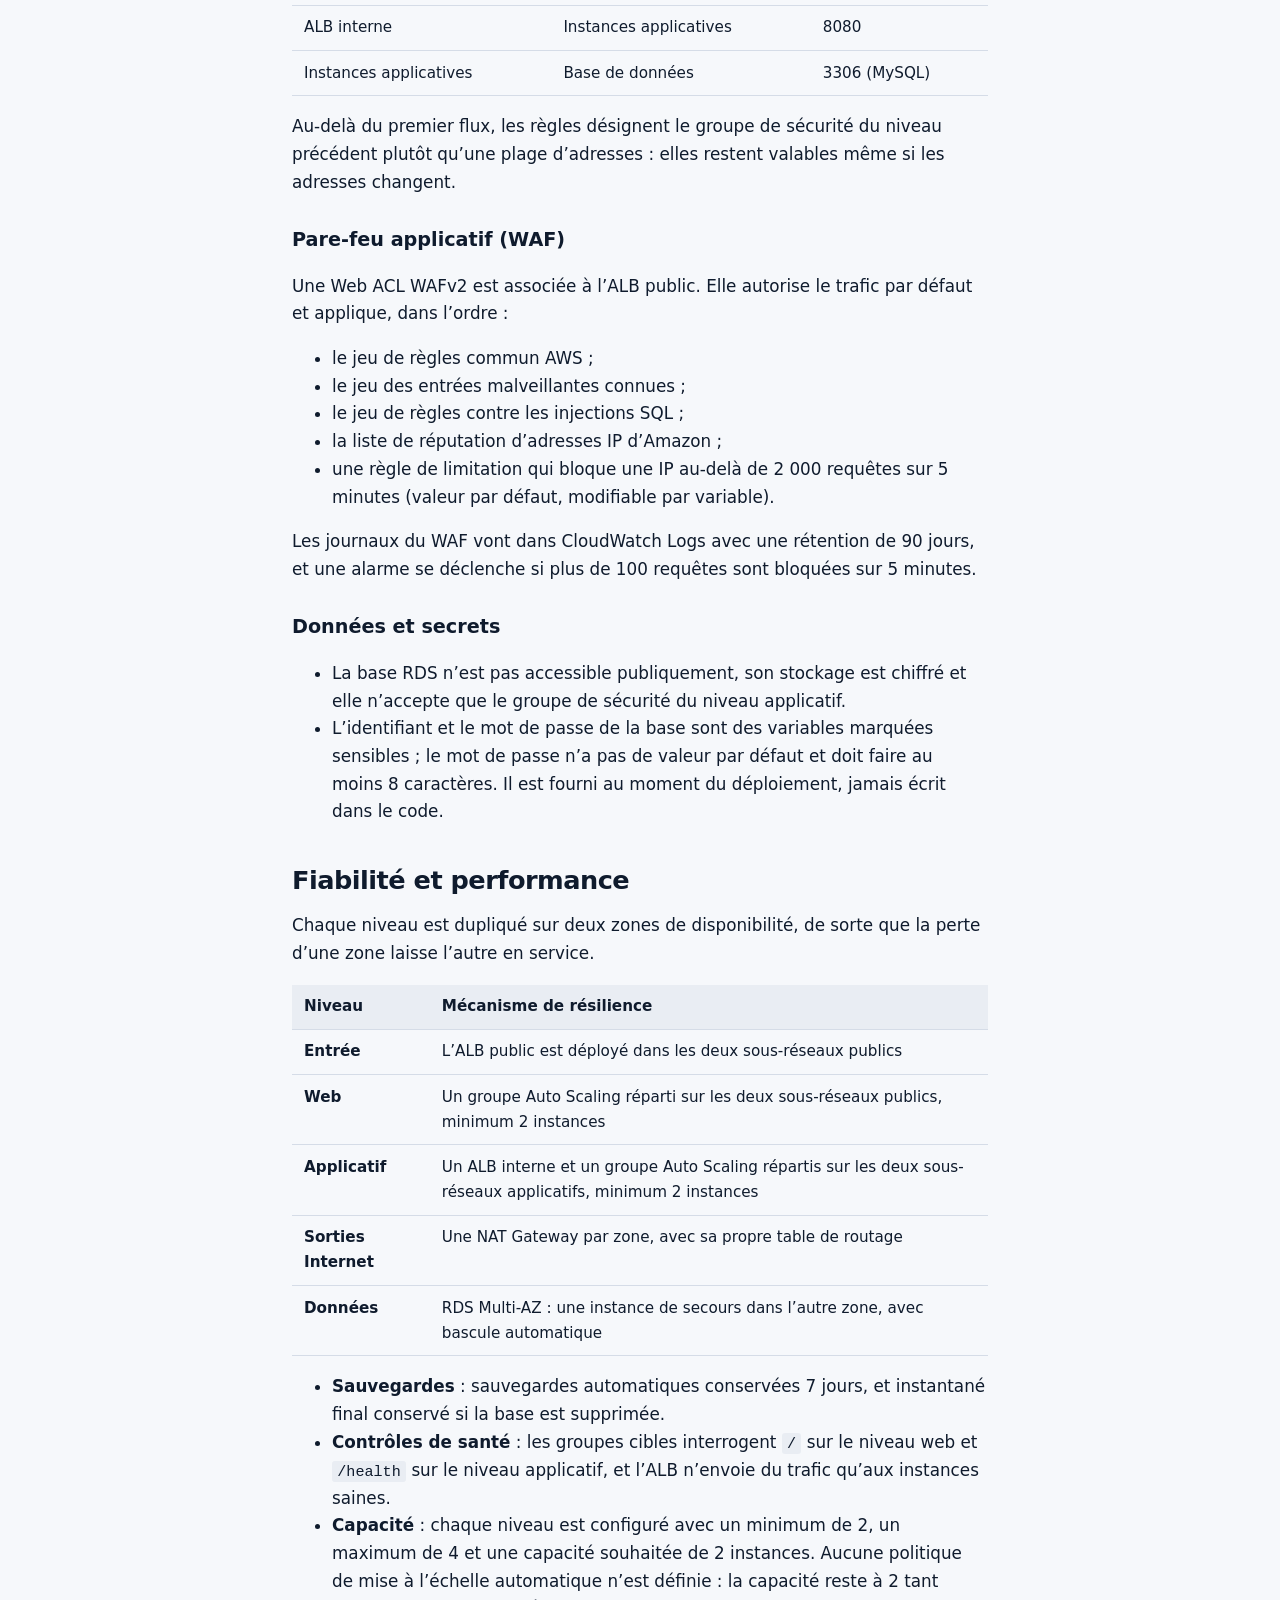
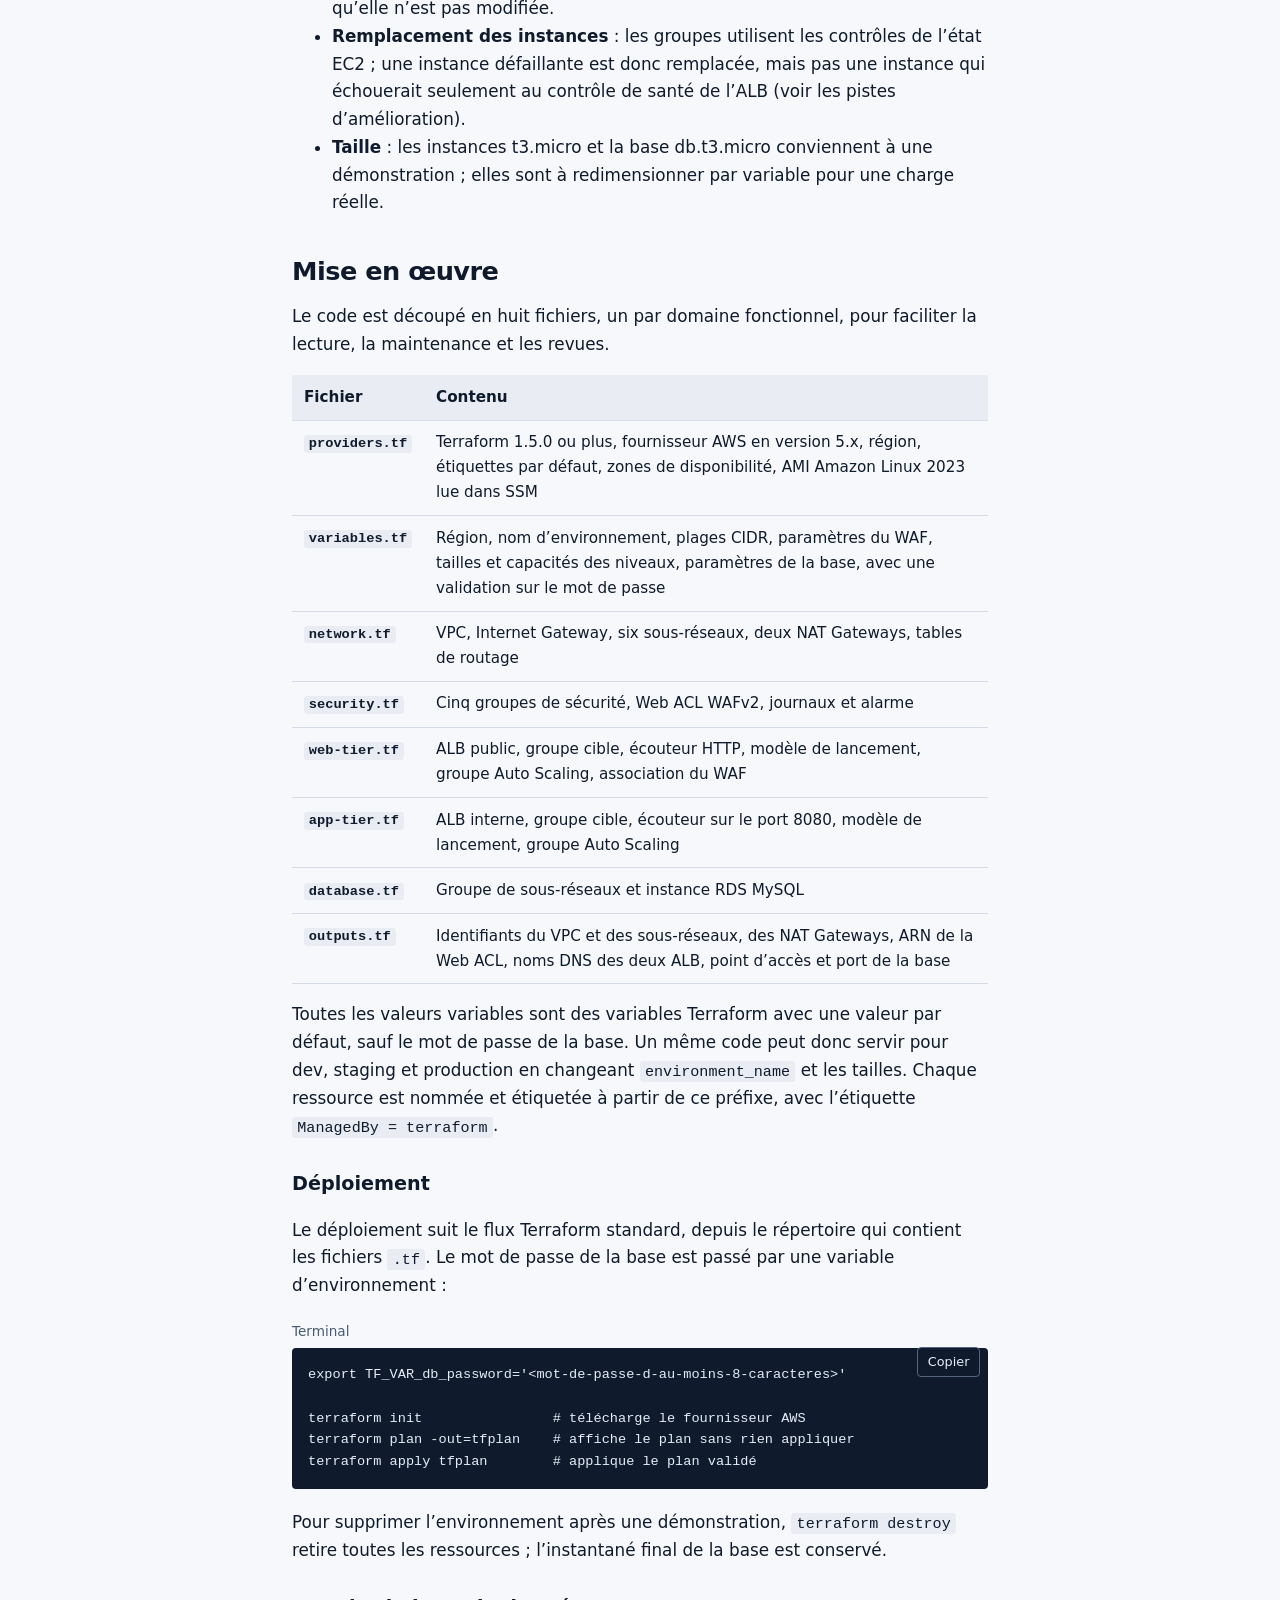
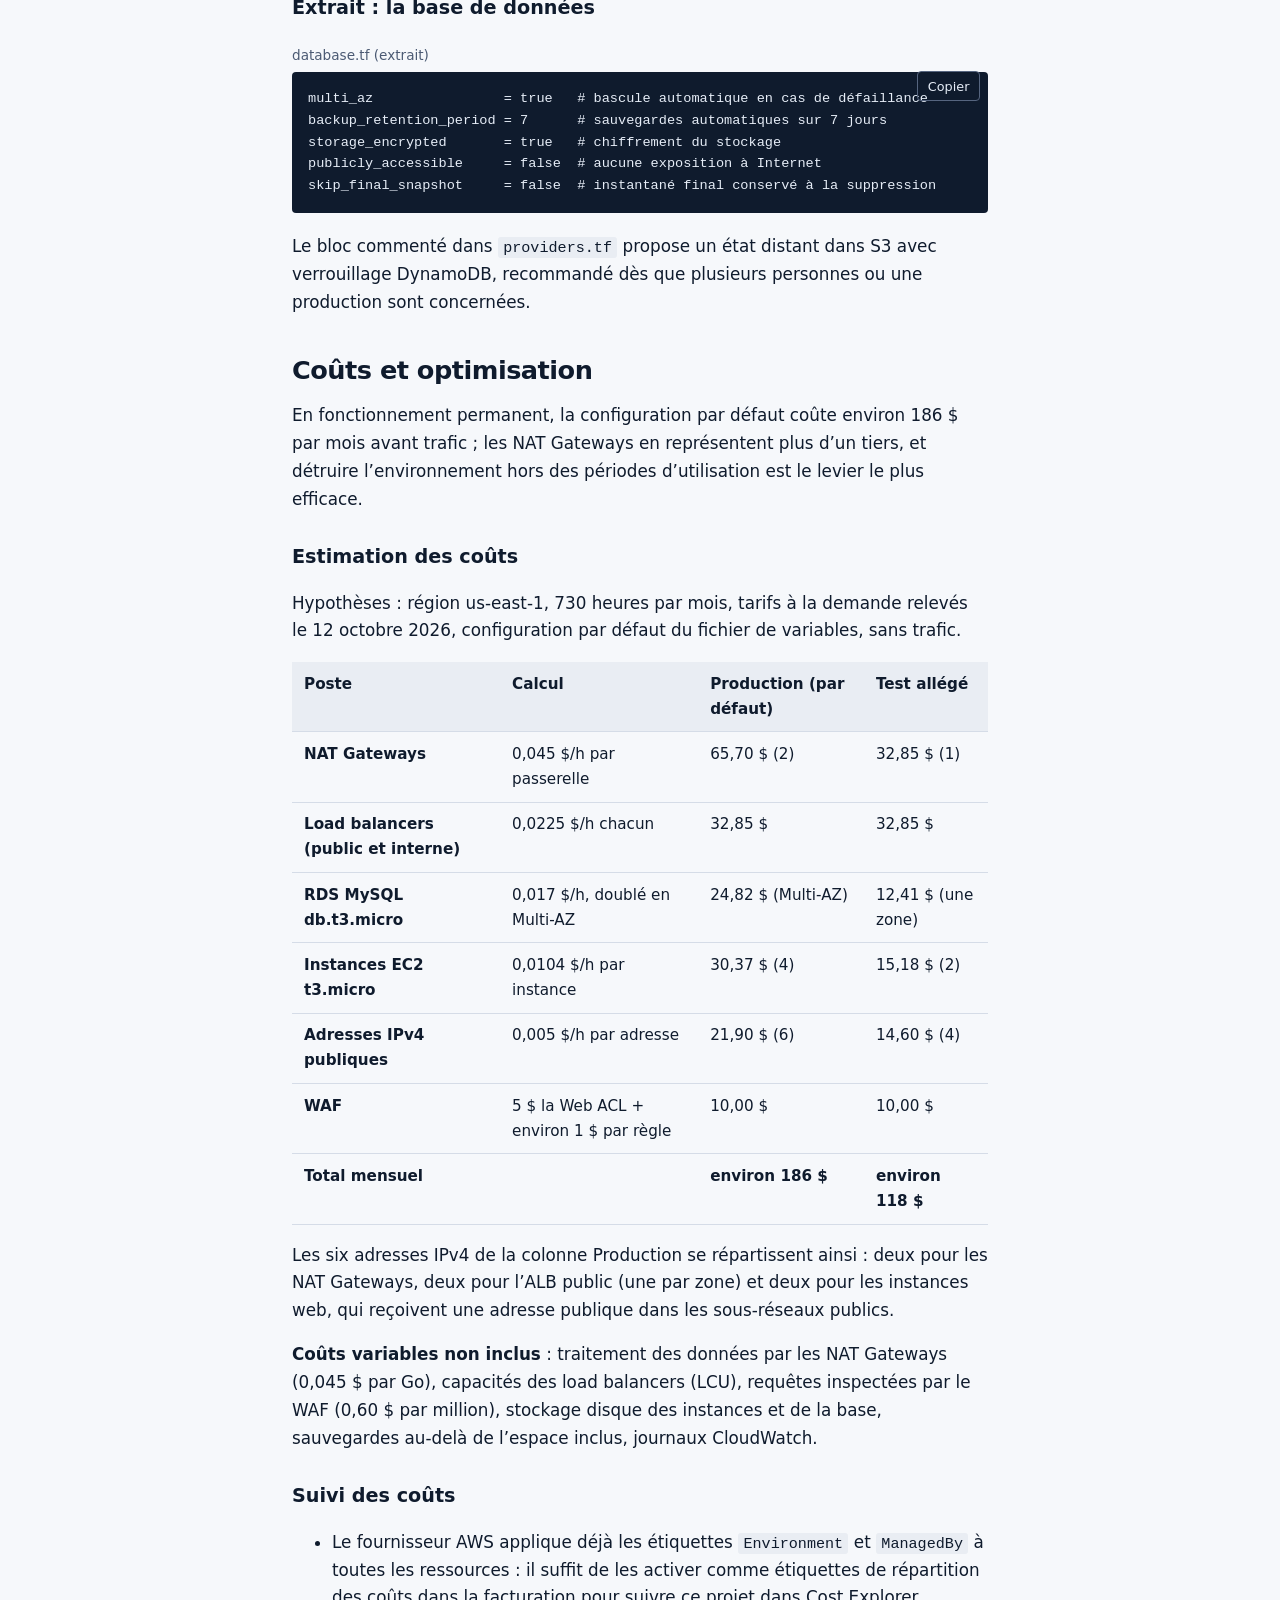
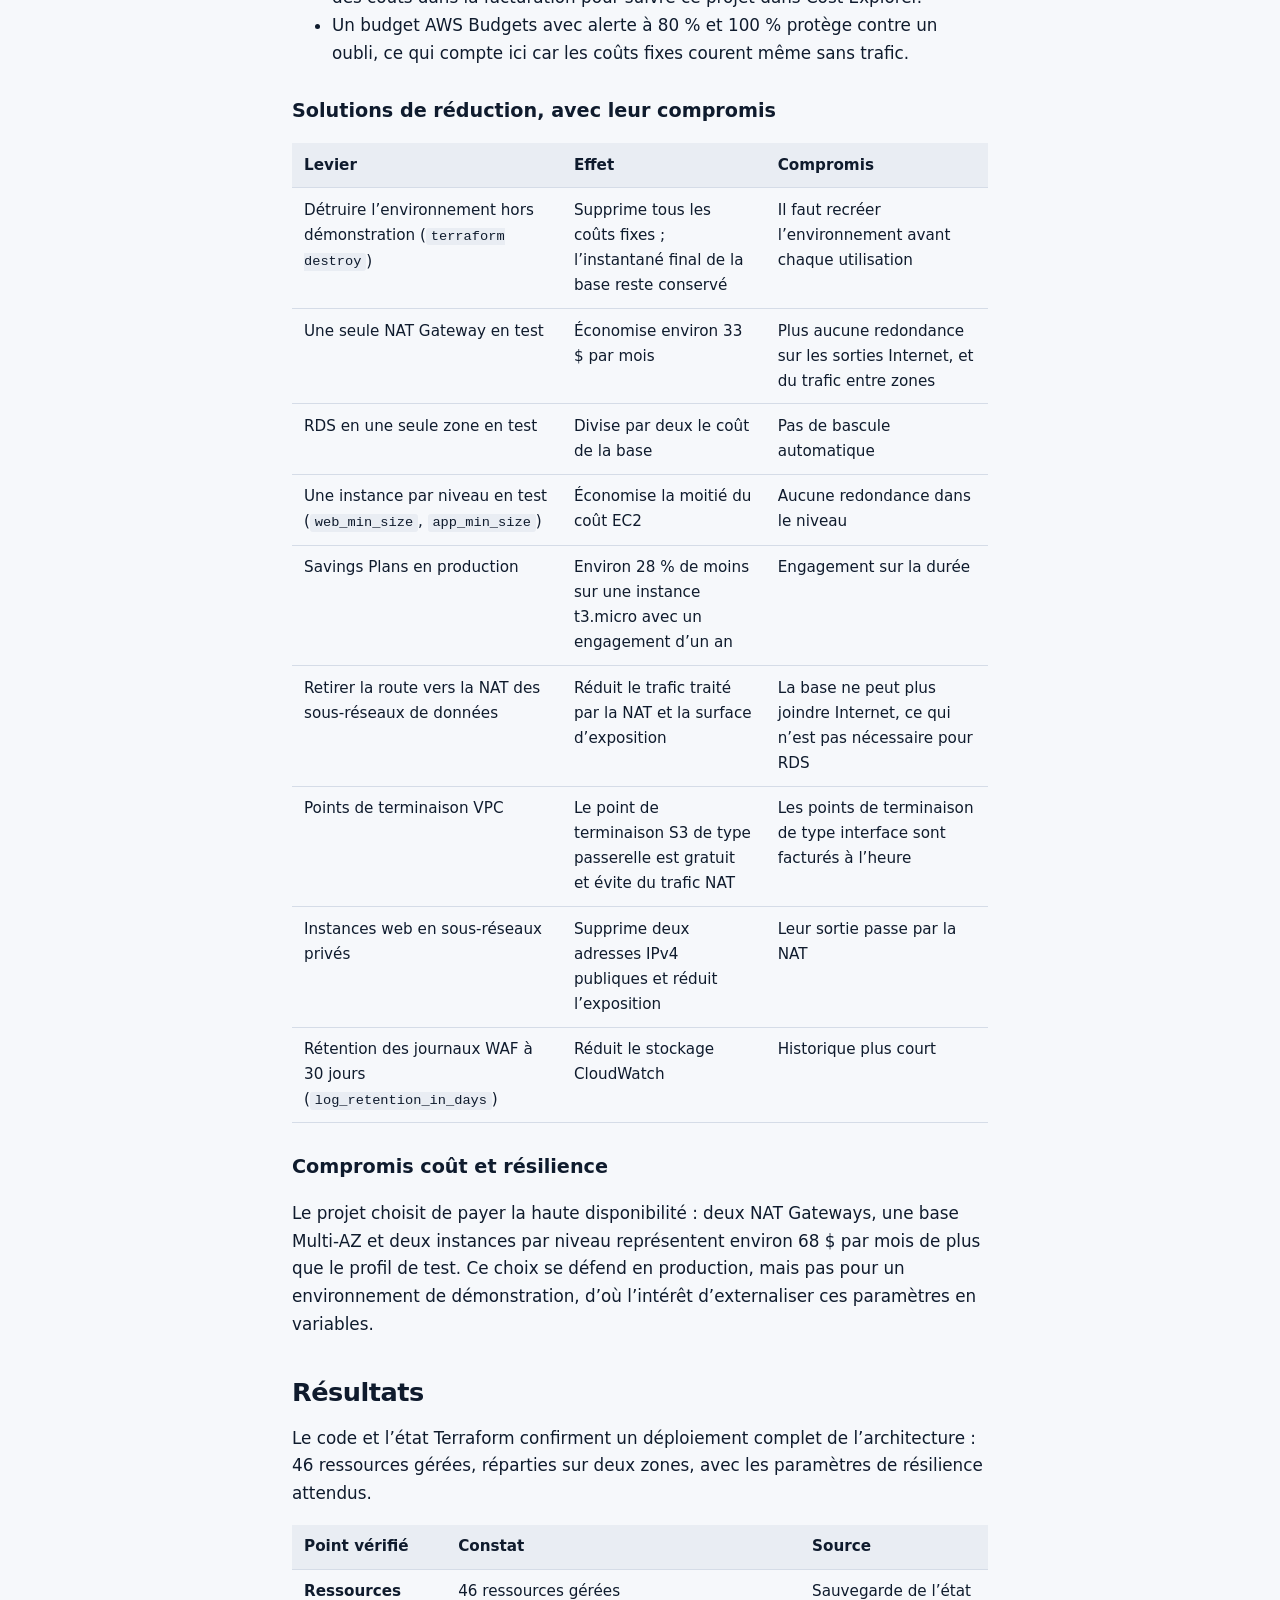
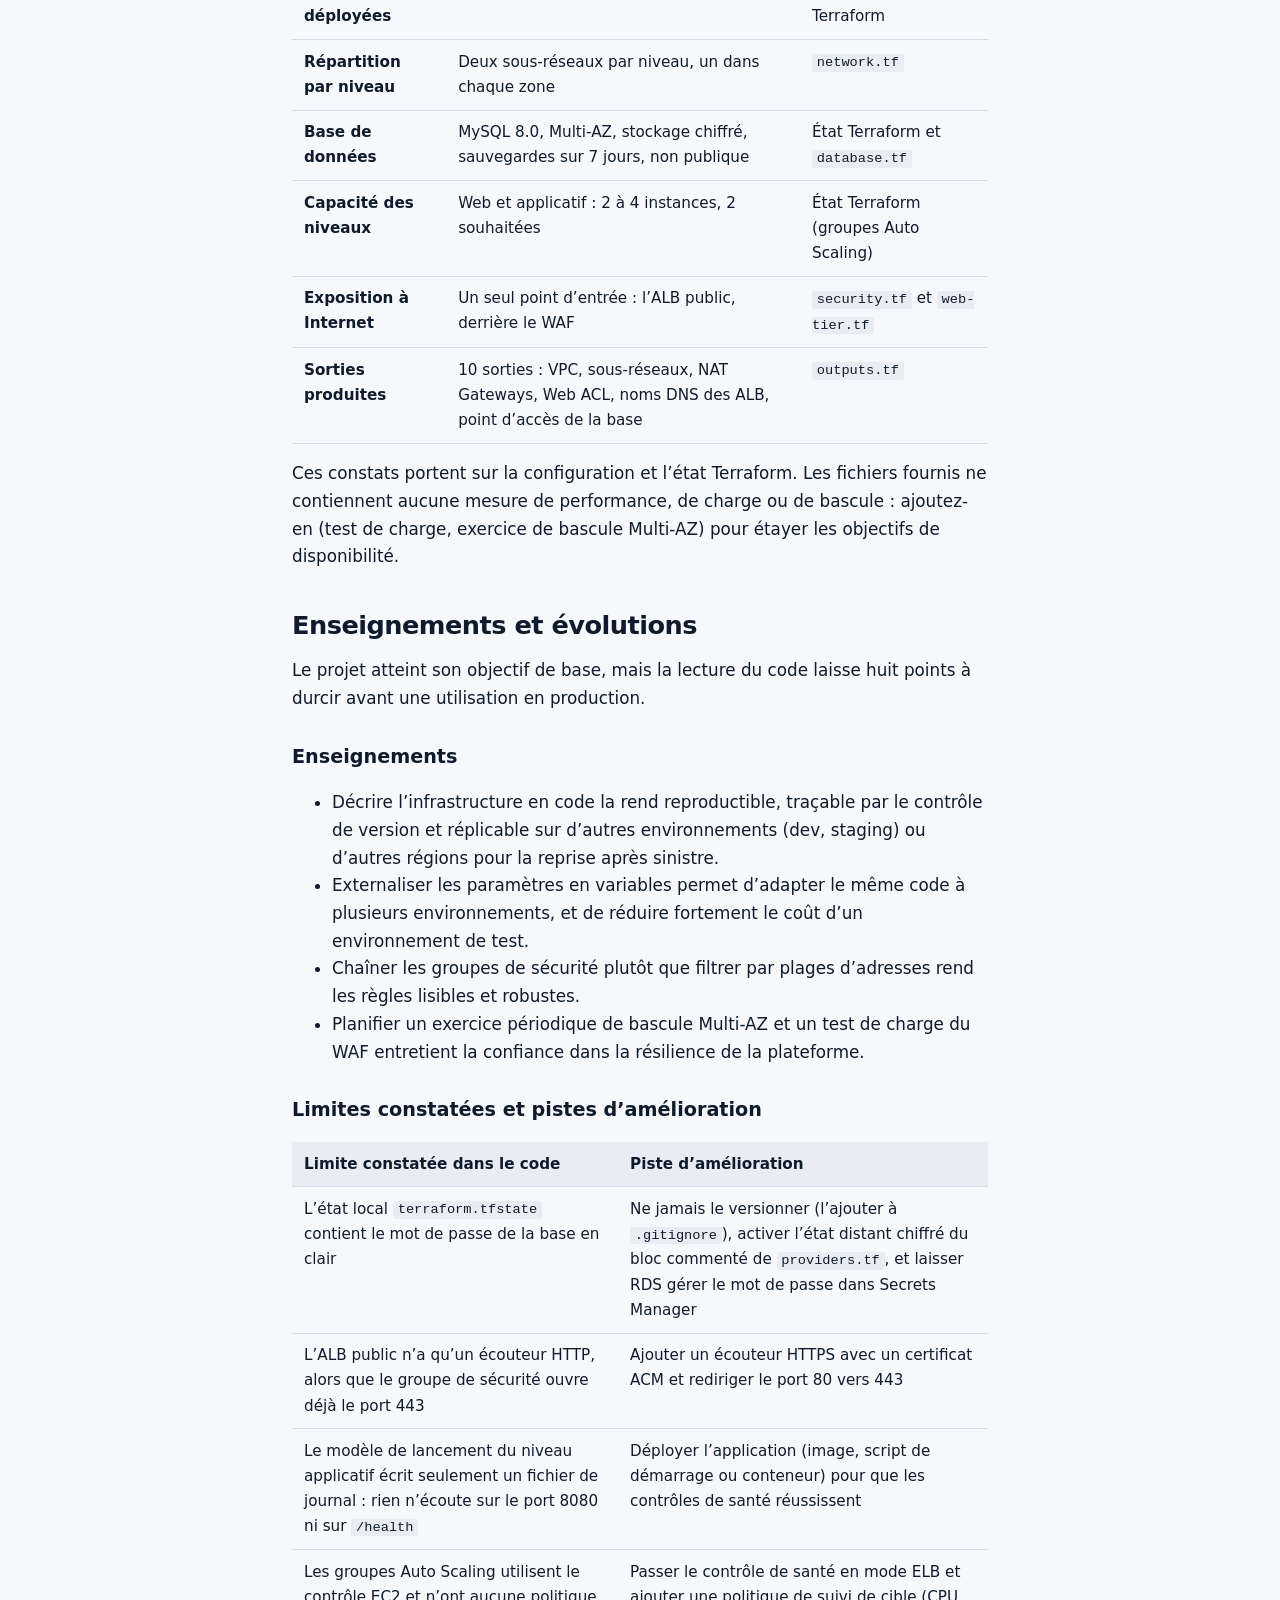
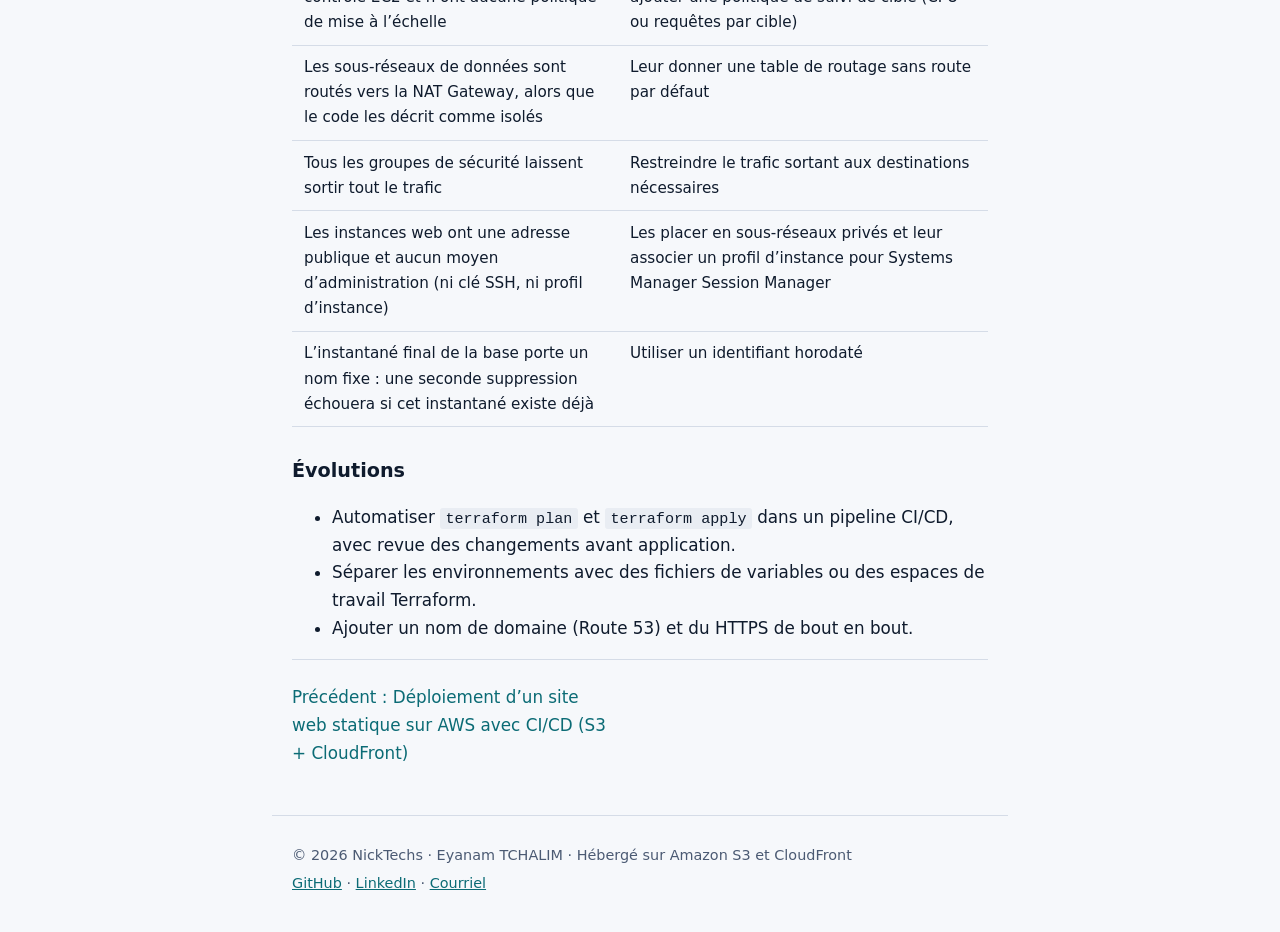
<file: projet-infra-3-tiers-terraform.html>
<!doctype html>
<html lang="fr">
<head>
<meta charset="utf-8">
<meta name="viewport" content="width=device-width, initial-scale=1">
<title>Déploiement d’une architecture AWS à 3 niveaux avec Terraform – NickTechs</title>
<meta name="description" content="Infrastructure AWS à trois niveaux (web, applicatif, données) répartie sur deux zones de disponibilité et entièrement décrite avec Terraform.">
<link rel="canonical" href="https://nicktechs.com/projet-infra-3-tiers-terraform.html">
<meta property="og:type" content="website">
<meta property="og:title" content="Déploiement d’une architecture AWS à 3 niveaux avec Terraform – NickTechs">
<meta property="og:description" content="Infrastructure AWS à trois niveaux (web, applicatif, données) répartie sur deux zones de disponibilité et entièrement décrite avec Terraform.">
<meta name="color-scheme" content="light dark">
<link rel="icon" href="favicon.svg" type="image/svg+xml">
<link rel="stylesheet" href="style.css">
</head>
<body>
<header class="site-header">
  <a class="brand" href="index.html">NickTechs</a>
  <nav aria-label="Navigation principale">
    <a href="index.html#projets" aria-current="page">Projets</a>
    <a href="a-propos.html">À propos</a>
    <a href="contact.html">Contact</a>
  </nav>
</header>
<main>
<article>
  <p><a class="back" href="index.html#projets">Tous les projets</a></p>
  <h1>Déploiement d’une architecture AWS à 3 niveaux avec Terraform</h1>
  <p class="lead">Infrastructure AWS à trois niveaux (web, applicatif, données) répartie sur deux zones de disponibilité et entièrement décrite avec Terraform.</p>
  <dl class="facts"><div><dt>Date</dt><dd>12 octobre 2026</dd></div><div><dt>Code source</dt><dd><a href="https://github.com/eyanamt/3-tiers-architecture">3-tiers-architecture</a></dd></div><div><dt>Auteur</dt><dd>Eyanam TCHALIM</dd></div></dl>

<h2>Contexte et objectifs</h2>
<p>Ce projet met en place une infrastructure AWS en architecture 3-tiers (web, applicatif, données), décrite et déployée entièrement avec Terraform, afin qu’elle soit hautement disponible, sécurisée et reproductible.</p>
<p>Objectifs, vérifiables dans le code&nbsp;:</p>
<ul>
<li>répartir chaque niveau sur deux zones de disponibilité&nbsp;;</li>
<li>séparer strictement les flux réseau entre les niveaux&nbsp;;</li>
<li>protéger l’entrée publique par un pare-feu applicatif (WAF)&nbsp;;</li>
<li>disposer d’une base de données relationnelle résiliente, avec sauvegardes automatiques sur 7 jours&nbsp;;</li>
<li>externaliser chaque paramètre variable (tailles d’instances, capacités, plages CIDR, rétention des journaux) pour adapter l’infrastructure à d’autres environnements (dev, staging, prod).</li>
</ul>

<h2>Architecture</h2>
<p>Le trafic traverse trois niveaux dupliqués sur deux zones de disponibilité, et seul l’ALB public est exposé à Internet.</p>
<figure class="schema"><img src="images/3-tiers-architecture.jpg" width="705" height="727" loading="lazy" alt="Schéma d’architecture&nbsp;: Internet, WAF et Internet Gateway mènent à un Application Load Balancer public. Dans un VPC réparti sur les zones us-east-1a et us-east-1b, la couche web (EC2 en Auto Scaling dans des sous-réseaux publics, avec NAT Gateways) envoie le trafic vers un ALB interne, qui dessert la couche application (EC2 en Auto Scaling dans des sous-réseaux privés), puis la couche données (Amazon RDS en réplication entre les deux zones)."><figcaption>Figure 1 – Architecture 3-tiers&nbsp;: WAF, ALB public, niveaux web, applicatif et données sur deux zones</figcaption></figure>
<figure class="schema"><img src="images/3-tiers-sous-reseaux.png" width="1344" height="1102" loading="lazy" alt="Trois niveaux sur deux zones, avec un seul point d’entrée public&nbsp;: Internet, Internet Gateway et ALB public protégé par le WAF, puis dans chaque zone un sous-réseau public (instances web et NAT Gateway), un ALB interne, un sous-réseau applicatif et un sous-réseau de données avec RDS MySQL en réplication entre les deux zones."><figcaption>Figure 2 – Architecture 3-tiers&nbsp;: 2 zones de disponibilité, 6 sous-réseaux</figcaption></figure>
<p>Les flèches pleines suivent le chemin d’une requête&nbsp;: Internet Gateway, ALB public (protégé par le WAF), instances web, ALB interne, instances applicatives, puis base de données. La région par défaut est us-east-1.</p>
<h3>Plan d’adressage</h3>
<div class="table-wrap"><table><thead><tr><th scope="col">Sous-réseau</th><th scope="col">Niveau</th><th scope="col">Zone</th><th scope="col">Plage CIDR</th></tr></thead><tbody>
<tr><td>public_1</td><td>Web (public)</td><td>1</td><td>10.0.1.0/24</td></tr>
<tr><td>public_2</td><td>Web (public)</td><td>2</td><td>10.0.2.0/24</td></tr>
<tr><td>app_1</td><td>Applicatif (privé)</td><td>1</td><td>10.0.11.0/24</td></tr>
<tr><td>app_2</td><td>Applicatif (privé)</td><td>2</td><td>10.0.12.0/24</td></tr>
<tr><td>data_1</td><td>Données (privé)</td><td>1</td><td>10.0.21.0/24</td></tr>
<tr><td>data_2</td><td>Données (privé)</td><td>2</td><td>10.0.22.0/24</td></tr>
</tbody></table></div>
<p>Le VPC utilise la plage 10.0.0.0/16&nbsp;; toutes ces plages sont des variables Terraform.</p>
<h3>Routage</h3>
<ul>
<li>Une table de routage publique, partagée par les deux zones, envoie le trafic par défaut vers l’Internet Gateway.</li>
<li>Deux tables privées, une par zone, envoient le trafic par défaut vers la NAT Gateway de leur propre zone&nbsp;: la perte d’une zone n’affecte pas l’autre.</li>
<li>Les sous-réseaux applicatifs et de données d’une zone partagent la même table privée&nbsp;: leurs instances peuvent donc sortir vers Internet par la NAT, sans qu’Internet puisse initier une connexion vers elles.</li>
</ul>

<h2>Services AWS utilisés</h2>
<p>L’infrastructure repose sur dix services ou composants AWS, tous créés par Terraform&nbsp;; les valeurs ci-dessous sont celles par défaut du fichier de variables.</p>
<div class="table-wrap"><table><thead><tr><th scope="col">Service</th><th scope="col">Rôle dans le projet</th><th scope="col">Réglage clé</th></tr></thead><tbody>
<tr><th scope="row">VPC, Internet Gateway, NAT Gateway</th><td>Réseau isolé et sorties vers Internet</td><td>VPC 10.0.0.0/16, six sous-réseaux, une NAT Gateway par zone</td></tr>
<tr><th scope="row">Application Load Balancer public</th><td>Point d’entrée unique depuis Internet</td><td>Écoute HTTP sur le port 80, sous-réseaux publics, contrôle de santé sur <code>/</code></td></tr>
<tr><th scope="row">Application Load Balancer interne</th><td>Répartition du trafic vers le niveau applicatif</td><td>Port 8080, sous-réseaux applicatifs, contrôle de santé sur <code>/health</code></td></tr>
<tr><th scope="row">AWS WAFv2</th><td>Filtrage des attaques web sur l’ALB public</td><td>Quatre groupes de règles gérées AWS et une limitation de débit par IP</td></tr>
<tr><th scope="row">EC2 et Auto Scaling (web)</th><td>Niveau web</td><td>t3.micro, Amazon Linux 2023 avec Apache, 2 à 4 instances (2 souhaitées), sous-réseaux publics</td></tr>
<tr><th scope="row">EC2 et Auto Scaling (applicatif)</th><td>Niveau applicatif</td><td>t3.micro, 2 à 4 instances (2 souhaitées), sous-réseaux applicatifs</td></tr>
<tr><th scope="row">RDS MySQL 8.0</th><td>Base de données relationnelle</td><td>db.t3.micro, 20 Go, Multi-AZ, stockage chiffré, sauvegardes sur 7 jours, non publique</td></tr>
<tr><th scope="row">Groupes de sécurité</th><td>Filtrage en cascade entre niveaux</td><td>Cinq groupes, un par composant</td></tr>
<tr><th scope="row">CloudWatch</th><td>Journaux du WAF et alarme</td><td>Rétention de 90 jours, alarme sur les requêtes bloquées</td></tr>
<tr><th scope="row">Systems Manager (paramètre SSM)</th><td>Image système toujours à jour</td><td>Dernière AMI Amazon Linux 2023 lue au déploiement</td></tr>
</tbody></table></div>

<h2>Sécurité</h2>
<p>La sécurité repose sur une cascade de groupes de sécurité&nbsp;: chaque niveau n’accepte du trafic que depuis celui qui le précède, et seul l’ALB public reçoit du trafic d’Internet.</p>
<h3>Flux autorisés</h3>
<div class="table-wrap"><table><thead><tr><th scope="col">Source</th><th scope="col">Destination</th><th scope="col">Port</th></tr></thead><tbody>
<tr><td>Internet</td><td>ALB public</td><td>80 et 443</td></tr>
<tr><td>ALB public</td><td>Instances web</td><td>80</td></tr>
<tr><td>Instances web</td><td>ALB interne</td><td>8080</td></tr>
<tr><td>ALB interne</td><td>Instances applicatives</td><td>8080</td></tr>
<tr><td>Instances applicatives</td><td>Base de données</td><td>3306 (MySQL)</td></tr>
</tbody></table></div>
<p>Au-delà du premier flux, les règles désignent le groupe de sécurité du niveau précédent plutôt qu’une plage d’adresses&nbsp;: elles restent valables même si les adresses changent.</p>
<h3>Pare-feu applicatif (WAF)</h3>
<p>Une Web ACL WAFv2 est associée à l’ALB public. Elle autorise le trafic par défaut et applique, dans l’ordre&nbsp;:</p>
<ul>
<li>le jeu de règles commun AWS&nbsp;;</li>
<li>le jeu des entrées malveillantes connues&nbsp;;</li>
<li>le jeu de règles contre les injections SQL&nbsp;;</li>
<li>la liste de réputation d’adresses IP d’Amazon&nbsp;;</li>
<li>une règle de limitation qui bloque une IP au-delà de 2 000 requêtes sur 5 minutes (valeur par défaut, modifiable par variable).</li>
</ul>
<p>Les journaux du WAF vont dans CloudWatch Logs avec une rétention de 90 jours, et une alarme se déclenche si plus de 100 requêtes sont bloquées sur 5 minutes.</p>
<h3>Données et secrets</h3>
<ul>
<li>La base RDS n’est pas accessible publiquement, son stockage est chiffré et elle n’accepte que le groupe de sécurité du niveau applicatif.</li>
<li>L’identifiant et le mot de passe de la base sont des variables marquées sensibles&nbsp;; le mot de passe n’a pas de valeur par défaut et doit faire au moins 8 caractères. Il est fourni au moment du déploiement, jamais écrit dans le code.</li>
</ul>

<h2>Fiabilité et performance</h2>
<p>Chaque niveau est dupliqué sur deux zones de disponibilité, de sorte que la perte d’une zone laisse l’autre en service.</p>
<div class="table-wrap"><table><thead><tr><th scope="col">Niveau</th><th scope="col">Mécanisme de résilience</th></tr></thead><tbody>
<tr><th scope="row">Entrée</th><td>L’ALB public est déployé dans les deux sous-réseaux publics</td></tr>
<tr><th scope="row">Web</th><td>Un groupe Auto Scaling réparti sur les deux sous-réseaux publics, minimum 2 instances</td></tr>
<tr><th scope="row">Applicatif</th><td>Un ALB interne et un groupe Auto Scaling répartis sur les deux sous-réseaux applicatifs, minimum 2 instances</td></tr>
<tr><th scope="row">Sorties Internet</th><td>Une NAT Gateway par zone, avec sa propre table de routage</td></tr>
<tr><th scope="row">Données</th><td>RDS Multi-AZ&nbsp;: une instance de secours dans l’autre zone, avec bascule automatique</td></tr>
</tbody></table></div>
<ul>
<li><strong>Sauvegardes</strong> : sauvegardes automatiques conservées 7 jours, et instantané final conservé si la base est supprimée.</li>
<li><strong>Contrôles de santé</strong> : les groupes cibles interrogent <code>/</code> sur le niveau web et <code>/health</code> sur le niveau applicatif, et l’ALB n’envoie du trafic qu’aux instances saines.</li>
<li><strong>Capacité</strong> : chaque niveau est configuré avec un minimum de 2, un maximum de 4 et une capacité souhaitée de 2 instances. Aucune politique de mise à l’échelle automatique n’est définie&nbsp;: la capacité reste à 2 tant qu’elle n’est pas modifiée.</li>
<li><strong>Remplacement des instances</strong> : les groupes utilisent les contrôles de l’état EC2&nbsp;; une instance défaillante est donc remplacée, mais pas une instance qui échouerait seulement au contrôle de santé de l’ALB (voir les pistes d’amélioration).</li>
<li><strong>Taille</strong> : les instances t3.micro et la base db.t3.micro conviennent à une démonstration&nbsp;; elles sont à redimensionner par variable pour une charge réelle.</li>
</ul>

<h2>Mise en œuvre</h2>
<p>Le code est découpé en huit fichiers, un par domaine fonctionnel, pour faciliter la lecture, la maintenance et les revues.</p>
<div class="table-wrap"><table><thead><tr><th scope="col">Fichier</th><th scope="col">Contenu</th></tr></thead><tbody>
<tr><th scope="row"><code>providers.tf</code></th><td>Terraform 1.5.0 ou plus, fournisseur AWS en version 5.x, région, étiquettes par défaut, zones de disponibilité, AMI Amazon Linux 2023 lue dans SSM</td></tr>
<tr><th scope="row"><code>variables.tf</code></th><td>Région, nom d’environnement, plages CIDR, paramètres du WAF, tailles et capacités des niveaux, paramètres de la base, avec une validation sur le mot de passe</td></tr>
<tr><th scope="row"><code>network.tf</code></th><td>VPC, Internet Gateway, six sous-réseaux, deux NAT Gateways, tables de routage</td></tr>
<tr><th scope="row"><code>security.tf</code></th><td>Cinq groupes de sécurité, Web ACL WAFv2, journaux et alarme</td></tr>
<tr><th scope="row"><code>web-tier.tf</code></th><td>ALB public, groupe cible, écouteur HTTP, modèle de lancement, groupe Auto Scaling, association du WAF</td></tr>
<tr><th scope="row"><code>app-tier.tf</code></th><td>ALB interne, groupe cible, écouteur sur le port 8080, modèle de lancement, groupe Auto Scaling</td></tr>
<tr><th scope="row"><code>database.tf</code></th><td>Groupe de sous-réseaux et instance RDS MySQL</td></tr>
<tr><th scope="row"><code>outputs.tf</code></th><td>Identifiants du VPC et des sous-réseaux, des NAT Gateways, ARN de la Web ACL, noms DNS des deux ALB, point d’accès et port de la base</td></tr>
</tbody></table></div>
<p>Toutes les valeurs variables sont des variables Terraform avec une valeur par défaut, sauf le mot de passe de la base. Un même code peut donc servir pour dev, staging et production en changeant <code>environment_name</code> et les tailles. Chaque ressource est nommée et étiquetée à partir de ce préfixe, avec l’étiquette <code>ManagedBy = terraform</code>.</p>
<h3>Déploiement</h3>
<p>Le déploiement suit le flux Terraform standard, depuis le répertoire qui contient les fichiers <code>.tf</code>. Le mot de passe de la base est passé par une variable d’environnement&nbsp;:</p>
<figure class="code"><figcaption>Terminal</figcaption><pre><code>export TF_VAR_db_password=&#x27;&lt;mot-de-passe-d-au-moins-8-caracteres&gt;&#x27;

terraform init                # télécharge le fournisseur AWS
terraform plan -out=tfplan    # affiche le plan sans rien appliquer
terraform apply tfplan        # applique le plan validé</code></pre></figure>
<p>Pour supprimer l’environnement après une démonstration, <code>terraform destroy</code> retire toutes les ressources&nbsp;; l’instantané final de la base est conservé.</p>
<h3>Extrait&nbsp;: la base de données</h3>
<figure class="code"><figcaption>database.tf (extrait)</figcaption><pre><code>multi_az                = true   # bascule automatique en cas de défaillance
backup_retention_period = 7      # sauvegardes automatiques sur 7 jours
storage_encrypted       = true   # chiffrement du stockage
publicly_accessible     = false  # aucune exposition à Internet
skip_final_snapshot     = false  # instantané final conservé à la suppression</code></pre></figure>
<p>Le bloc commenté dans <code>providers.tf</code> propose un état distant dans S3 avec verrouillage DynamoDB, recommandé dès que plusieurs personnes ou une production sont concernées.</p>

<h2>Coûts et optimisation</h2>
<p>En fonctionnement permanent, la configuration par défaut coûte environ 186 $ par mois avant trafic&nbsp;; les NAT Gateways en représentent plus d’un tiers, et détruire l’environnement hors des périodes d’utilisation est le levier le plus efficace.</p>
<h3>Estimation des coûts</h3>
<p>Hypothèses&nbsp;: région us-east-1, 730 heures par mois, tarifs à la demande relevés le 12 octobre 2026, configuration par défaut du fichier de variables, sans trafic.</p>
<div class="table-wrap"><table><thead><tr><th scope="col">Poste</th><th scope="col">Calcul</th><th scope="col">Production (par défaut)</th><th scope="col">Test allégé</th></tr></thead><tbody>
<tr><th scope="row">NAT Gateways</th><td>0,045 $/h par passerelle</td><td>65,70 $ (2)</td><td>32,85 $ (1)</td></tr>
<tr><th scope="row">Load balancers (public et interne)</th><td>0,0225 $/h chacun</td><td>32,85 $</td><td>32,85 $</td></tr>
<tr><th scope="row">RDS MySQL db.t3.micro</th><td>0,017 $/h, doublé en Multi-AZ</td><td>24,82 $ (Multi-AZ)</td><td>12,41 $ (une zone)</td></tr>
<tr><th scope="row">Instances EC2 t3.micro</th><td>0,0104 $/h par instance</td><td>30,37 $ (4)</td><td>15,18 $ (2)</td></tr>
<tr><th scope="row">Adresses IPv4 publiques</th><td>0,005 $/h par adresse</td><td>21,90 $ (6)</td><td>14,60 $ (4)</td></tr>
<tr><th scope="row">WAF</th><td>5 $ la Web ACL + environ 1 $ par règle</td><td>10,00 $</td><td>10,00 $</td></tr>
<tr><th scope="row"><strong>Total mensuel</strong></th><td></td><td><strong>environ 186 $</strong></td><td><strong>environ 118 $</strong></td></tr>
</tbody></table></div>
<p>Les six adresses IPv4 de la colonne Production se répartissent ainsi&nbsp;: deux pour les NAT Gateways, deux pour l’ALB public (une par zone) et deux pour les instances web, qui reçoivent une adresse publique dans les sous-réseaux publics.</p>
<p><strong>Coûts variables non inclus</strong> : traitement des données par les NAT Gateways (0,045 $ par Go), capacités des load balancers (LCU), requêtes inspectées par le WAF (0,60 $ par million), stockage disque des instances et de la base, sauvegardes au-delà de l’espace inclus, journaux CloudWatch.</p>
<h3>Suivi des coûts</h3>
<ul>
<li>Le fournisseur AWS applique déjà les étiquettes <code>Environment</code> et <code>ManagedBy</code> à toutes les ressources&nbsp;: il suffit de les activer comme étiquettes de répartition des coûts dans la facturation pour suivre ce projet dans Cost Explorer.</li>
<li>Un budget AWS Budgets avec alerte à 80 % et 100 % protège contre un oubli, ce qui compte ici car les coûts fixes courent même sans trafic.</li>
</ul>
<h3>Solutions de réduction, avec leur compromis</h3>
<div class="table-wrap"><table><thead><tr><th scope="col">Levier</th><th scope="col">Effet</th><th scope="col">Compromis</th></tr></thead><tbody>
<tr><td>Détruire l’environnement hors démonstration (<code>terraform destroy</code>)</td><td>Supprime tous les coûts fixes&nbsp;; l’instantané final de la base reste conservé</td><td>Il faut recréer l’environnement avant chaque utilisation</td></tr>
<tr><td>Une seule NAT Gateway en test</td><td>Économise environ 33 $ par mois</td><td>Plus aucune redondance sur les sorties Internet, et du trafic entre zones</td></tr>
<tr><td>RDS en une seule zone en test</td><td>Divise par deux le coût de la base</td><td>Pas de bascule automatique</td></tr>
<tr><td>Une instance par niveau en test (<code>web_min_size</code>, <code>app_min_size</code>)</td><td>Économise la moitié du coût EC2</td><td>Aucune redondance dans le niveau</td></tr>
<tr><td>Savings Plans en production</td><td>Environ 28 % de moins sur une instance t3.micro avec un engagement d’un an</td><td>Engagement sur la durée</td></tr>
<tr><td>Retirer la route vers la NAT des sous-réseaux de données</td><td>Réduit le trafic traité par la NAT et la surface d’exposition</td><td>La base ne peut plus joindre Internet, ce qui n’est pas nécessaire pour RDS</td></tr>
<tr><td>Points de terminaison VPC</td><td>Le point de terminaison S3 de type passerelle est gratuit et évite du trafic NAT</td><td>Les points de terminaison de type interface sont facturés à l’heure</td></tr>
<tr><td>Instances web en sous-réseaux privés</td><td>Supprime deux adresses IPv4 publiques et réduit l’exposition</td><td>Leur sortie passe par la NAT</td></tr>
<tr><td>Rétention des journaux WAF à 30 jours (<code>log_retention_in_days</code>)</td><td>Réduit le stockage CloudWatch</td><td>Historique plus court</td></tr>
</tbody></table></div>
<h3>Compromis coût et résilience</h3>
<p>Le projet choisit de payer la haute disponibilité&nbsp;: deux NAT Gateways, une base Multi-AZ et deux instances par niveau représentent environ 68 $ par mois de plus que le profil de test. Ce choix se défend en production, mais pas pour un environnement de démonstration, d’où l’intérêt d’externaliser ces paramètres en variables.</p>

<h2>Résultats</h2>
<p>Le code et l’état Terraform confirment un déploiement complet de l’architecture&nbsp;: 46 ressources gérées, réparties sur deux zones, avec les paramètres de résilience attendus.</p>
<div class="table-wrap"><table><thead><tr><th scope="col">Point vérifié</th><th scope="col">Constat</th><th scope="col">Source</th></tr></thead><tbody>
<tr><th scope="row">Ressources déployées</th><td>46 ressources gérées</td><td>Sauvegarde de l’état Terraform</td></tr>
<tr><th scope="row">Répartition par niveau</th><td>Deux sous-réseaux par niveau, un dans chaque zone</td><td><code>network.tf</code></td></tr>
<tr><th scope="row">Base de données</th><td>MySQL 8.0, Multi-AZ, stockage chiffré, sauvegardes sur 7 jours, non publique</td><td>État Terraform et <code>database.tf</code></td></tr>
<tr><th scope="row">Capacité des niveaux</th><td>Web et applicatif&nbsp;: 2 à 4 instances, 2 souhaitées</td><td>État Terraform (groupes Auto Scaling)</td></tr>
<tr><th scope="row">Exposition à Internet</th><td>Un seul point d’entrée&nbsp;: l’ALB public, derrière le WAF</td><td><code>security.tf</code> et <code>web-tier.tf</code></td></tr>
<tr><th scope="row">Sorties produites</th><td>10 sorties&nbsp;: VPC, sous-réseaux, NAT Gateways, Web ACL, noms DNS des ALB, point d’accès de la base</td><td><code>outputs.tf</code></td></tr>
</tbody></table></div>
<p>Ces constats portent sur la configuration et l’état Terraform. Les fichiers fournis ne contiennent aucune mesure de performance, de charge ou de bascule&nbsp;: ajoutez-en (test de charge, exercice de bascule Multi-AZ) pour étayer les objectifs de disponibilité.</p>

<h2>Enseignements et évolutions</h2>
<p>Le projet atteint son objectif de base, mais la lecture du code laisse huit points à durcir avant une utilisation en production.</p>
<h3>Enseignements</h3>
<ul>
<li>Décrire l’infrastructure en code la rend reproductible, traçable par le contrôle de version et réplicable sur d’autres environnements (dev, staging) ou d’autres régions pour la reprise après sinistre.</li>
<li>Externaliser les paramètres en variables permet d’adapter le même code à plusieurs environnements, et de réduire fortement le coût d’un environnement de test.</li>
<li>Chaîner les groupes de sécurité plutôt que filtrer par plages d’adresses rend les règles lisibles et robustes.</li>
<li>Planifier un exercice périodique de bascule Multi-AZ et un test de charge du WAF entretient la confiance dans la résilience de la plateforme.</li>
</ul>
<h3>Limites constatées et pistes d’amélioration</h3>
<div class="table-wrap"><table><thead><tr><th scope="col">Limite constatée dans le code</th><th scope="col">Piste d’amélioration</th></tr></thead><tbody>
<tr><td>L’état local <code>terraform.tfstate</code> contient le mot de passe de la base en clair</td><td>Ne jamais le versionner (l’ajouter à <code>.gitignore</code>), activer l’état distant chiffré du bloc commenté de <code>providers.tf</code>, et laisser RDS gérer le mot de passe dans Secrets Manager</td></tr>
<tr><td>L’ALB public n’a qu’un écouteur HTTP, alors que le groupe de sécurité ouvre déjà le port 443</td><td>Ajouter un écouteur HTTPS avec un certificat ACM et rediriger le port 80 vers 443</td></tr>
<tr><td>Le modèle de lancement du niveau applicatif écrit seulement un fichier de journal&nbsp;: rien n’écoute sur le port 8080 ni sur <code>/health</code></td><td>Déployer l’application (image, script de démarrage ou conteneur) pour que les contrôles de santé réussissent</td></tr>
<tr><td>Les groupes Auto Scaling utilisent le contrôle EC2 et n’ont aucune politique de mise à l’échelle</td><td>Passer le contrôle de santé en mode ELB et ajouter une politique de suivi de cible (CPU ou requêtes par cible)</td></tr>
<tr><td>Les sous-réseaux de données sont routés vers la NAT Gateway, alors que le code les décrit comme isolés</td><td>Leur donner une table de routage sans route par défaut</td></tr>
<tr><td>Tous les groupes de sécurité laissent sortir tout le trafic</td><td>Restreindre le trafic sortant aux destinations nécessaires</td></tr>
<tr><td>Les instances web ont une adresse publique et aucun moyen d’administration (ni clé SSH, ni profil d’instance)</td><td>Les placer en sous-réseaux privés et leur associer un profil d’instance pour Systems Manager Session Manager</td></tr>
<tr><td>L’instantané final de la base porte un nom fixe&nbsp;: une seconde suppression échouera si cet instantané existe déjà</td><td>Utiliser un identifiant horodaté</td></tr>
</tbody></table></div>
<h3>Évolutions</h3>
<ul>
<li>Automatiser <code>terraform plan</code> et <code>terraform apply</code> dans un pipeline CI/CD, avec revue des changements avant application.</li>
<li>Séparer les environnements avec des fichiers de variables ou des espaces de travail Terraform.</li>
<li>Ajouter un nom de domaine (Route 53) et du HTTPS de bout en bout.</li>
</ul>

</article>
<nav class="pager" aria-label="Autres projets"><a href="projet-site-statique.html">Précédent&nbsp;: Déploiement d’un site web statique sur AWS avec CI/CD (S3 + CloudFront)</a></nav>
</main>
<footer class="site-footer">
  <p>© 2026 NickTechs · Eyanam TCHALIM · Hébergé sur Amazon S3 et CloudFront</p>
  <p><a href="https://github.com/eyanamt">GitHub</a> · <a href="https://www.linkedin.com/in/eyanam-t-173402416/">LinkedIn</a> · <a href="mailto:tchalimyannick@gmail.com">Courriel</a></p>
</footer>
<script src="script.js" defer></script>
</body>
</html>
</file>
<file: style.css>
/* Feuille de style unique – aucune dépendance, polices du système. */
:root {
  --paper: #f6f8fb; --surface: #ffffff; --tint: #e9edf3; --ink: #0f1b2d; --muted: #4b5a73;
  --line: #d5dce7; --accent: #0b6b75; --flow: #e8890c; --code-bg: #0f1b2d; --code-ink: #e6edf7;
}
@media (prefers-color-scheme: dark) {
  :root { --paper: #0b1220; --surface: #121c2f; --tint: #18243b; --ink: #e7ecf5; --muted: #9aa8c0;
          --line: #26344d; --accent: #5cc7d1; --flow: #ffb44d; --code-bg: #070d18; --code-ink: #dce6f5; }
}
* { box-sizing: border-box; }
body { margin: 0; background: var(--paper); color: var(--ink); line-height: 1.65; font-size: 1.05rem;
       font-family: system-ui, -apple-system, "Segoe UI", Roboto, "Helvetica Neue", Arial, sans-serif; }
a { color: var(--accent); }
a:focus-visible, button:focus-visible { outline: 3px solid var(--accent); outline-offset: 3px; }
h1, h2 { line-height: 1.15; letter-spacing: -.02em; }
h1 { font-size: clamp(2rem, 6vw, 3.2rem); margin: 1rem 0; }
h2 { font-size: 1.6rem; margin: 2.5rem 0 .75rem; }
.lead { font-size: 1.2rem; color: var(--muted); }
.note { color: var(--muted); font-size: .9rem; }

/* Structure : une seule colonne centrée */
.site-header, main, .site-footer { max-width: 46rem; margin-inline: auto; padding-inline: 1.25rem; }
.site-header { display: flex; flex-wrap: wrap; justify-content: space-between; align-items: center; gap: .5rem 1.5rem; padding-block: 1.25rem; border-bottom: 1px solid var(--line); max-width: none; padding-inline: max(1.25rem, calc((100% - 46rem) / 2 + 1.25rem)); }
.brand { font-weight: 700; font-size: 1.2rem; color: var(--ink); text-decoration: none; }
nav a { margin-left: 1.25rem; color: var(--ink); text-decoration: none; border-bottom: 2px solid transparent; }
nav a:first-child { margin-left: 0; }
nav a:hover, nav a[aria-current="page"] { border-color: var(--accent); }
main { padding-block: 2rem 3rem; }
.site-footer { color: var(--muted); font-size: .9rem; padding-block: 1.5rem 2.5rem; border-top: 1px solid var(--line); }
.site-footer p { margin: .25rem 0; }

/* Liste des projets */
.projects { list-style: none; padding: 0; margin: 0; border-top: 1px solid var(--line); }
.projects li { border-bottom: 1px solid var(--line); }
.projects a { display: block; padding: 1.1rem 0; color: inherit; text-decoration: none; }
.projects strong { display: block; font-size: 1.3rem; letter-spacing: -.01em; }
.projects span { display: block; color: var(--muted); }
.projects small { color: var(--muted); }
.projects a:hover strong { color: var(--accent); text-decoration: underline; }

/* Page projet */
.back { color: var(--muted); font-size: .95rem; }
.facts { display: grid; grid-template-columns: repeat(auto-fit, minmax(9rem, 1fr)); gap: 1rem; margin: 1.5rem 0 0; padding-top: 1rem; border-top: 1px solid var(--line); }
.facts dt { color: var(--muted); font-size: .85rem; }
.facts dd { margin: 0; font-weight: 600; }
.pager { display: flex; flex-wrap: wrap; justify-content: space-between; gap: 1rem; padding-top: 1.5rem; border-top: 1px solid var(--line); }
.pager a { max-width: 20rem; margin-left: 0; color: var(--accent); border: 0; }

/* Schéma simple : une suite d'étapes en HTML/CSS */
.flow { display: flex; flex-wrap: wrap; gap: .5rem; list-style: none; padding: 0; margin: 1.5rem 0 .5rem; }
.flow li { flex: 1 1 7rem; padding: .6rem .75rem; text-align: center; background: var(--surface); border: 1.5px solid var(--ink); border-radius: 6px; line-height: 1.3; }
.flow li.main { background: var(--ink); color: var(--paper); }
.flow li.main span { color: inherit; opacity: .8; }
.flow strong, .flow span { display: block; }
.flow span { color: var(--muted); font-size: .85rem; }
.flow li + li { position: relative; margin-left: 1.25rem; }
.flow li + li::before { content: "\2192"; position: absolute; left: -1.35rem; top: 50%; transform: translateY(-50%); color: var(--flow); font-weight: 700; font-size: 1.2rem; }
.flow-note { color: var(--muted); font-size: .92rem; }
@media (max-width: 560px) {
  .flow { flex-direction: column; gap: 1.25rem; }
  .flow li + li { margin-left: 0; }
  .flow li + li::before { content: "\2193"; left: 50%; top: -1.25rem; transform: translateX(-50%); }
}

.schema { margin: 1.5rem 0; }
.schema img { display: block; max-width: 100%; height: auto; background: #fff; border: 1px solid var(--line); border-radius: 4px; }
.schema figcaption { margin-top: .5rem; color: var(--muted); font-size: .9rem; }
h3 { font-size: 1.2rem; margin: 1.75rem 0 .5rem; }

/* Tableaux et code */
.table-wrap { overflow-x: auto; margin: 1rem 0; }
table { width: 100%; border-collapse: collapse; font-size: .95rem; }
th, td { padding: .6rem .75rem; text-align: left; vertical-align: top; border-bottom: 1px solid var(--line); }
thead th { background: var(--tint); }
.code { margin: 1.25rem 0; position: relative; }
.code figcaption { color: var(--muted); font-size: .85rem; margin-bottom: .35rem; }
pre { margin: 0; padding: 1rem; overflow-x: auto; background: var(--code-bg); color: var(--code-ink); border-radius: 4px; font: .85rem/1.6 ui-monospace, "SF Mono", Menlo, Consolas, monospace; }
:not(pre) > code { background: var(--tint); padding: .1em .35em; border-radius: 3px; font-size: .9em; }
.copy { position: absolute; right: .5rem; top: 1.7rem; padding: .2rem .6rem; font: inherit; font-size: .8rem; color: var(--code-ink); background: transparent; border: 1px solid #56657f; border-radius: 4px; cursor: pointer; }
.copy:hover { border-color: var(--code-ink); }

.contact { list-style: none; padding: 0; }
.contact li { padding: .75rem 0; border-bottom: 1px solid var(--line); }
.contact span { display: inline-block; min-width: 6rem; color: var(--muted); }

/* ===== Accueil ===== */
.container { max-width: 72rem; margin-inline: auto; padding-inline: 1.25rem; }
.muted { color: var(--muted); }
.draft { padding: .75rem 1rem; border-left: 4px solid var(--flow); background: var(--tint); }

.hero-wrap { color: #e7ecf5;
  background: radial-gradient(52rem 26rem at 88% -8%, rgba(255,153,0,.20), transparent 62%),
              linear-gradient(rgba(255,255,255,.045) 1px, transparent 1px),
              linear-gradient(90deg, rgba(255,255,255,.045) 1px, transparent 1px), #0b1424;
  background-size: auto, 44px 44px, 44px 44px, auto; }
.hero-wrap .site-header { border-bottom: 1px solid rgba(255,255,255,.12); padding-inline: max(1.25rem, calc((100% - 72rem) / 2 + 1.25rem)); }
.hero-wrap .brand { color: #fff; font-size: 1.4rem; letter-spacing: -.02em; }
.hero-wrap nav a { color: #e7ecf5; }
.hero-wrap nav a:hover { border-color: #ff9900; }
.hero-wrap :focus-visible { outline-color: #ff9900; }

.hero { display: grid; grid-template-columns: minmax(0, 1.1fr) minmax(0, .9fr); gap: 3rem; align-items: center; padding-block: clamp(3rem, 8vw, 6rem); }
.eyebrow { margin: 0 0 1.25rem; color: #5cc7d1; font: 600 .82rem/1 ui-monospace, "SF Mono", Menlo, Consolas, monospace; letter-spacing: .14em; text-transform: uppercase; }
.hero h1 { margin: 0 0 1.25rem; font-size: clamp(2.4rem, 6.5vw, 4.2rem); font-weight: 800; letter-spacing: -.03em; line-height: 1.02; }
.hero h1 span { color: #ff9900; }
.hero .lead { max-width: 38rem; color: #b8c4d8; }
.cta { display: flex; flex-wrap: wrap; gap: .75rem; margin: 1.75rem 0; }
.btn { display: inline-block; padding: .75rem 1.4rem; border: 2px solid transparent; border-radius: 8px; font-weight: 600; text-decoration: none; }
.btn-primary { background: #ff9900; color: #0b1424; }
.btn-primary:hover { background: #ffb03b; }
.btn-ghost { color: #e7ecf5; border-color: rgba(255,255,255,.35); }
.btn-ghost:hover { border-color: #fff; }
.cert-pills { display: flex; flex-wrap: wrap; gap: .6rem; margin: 0; padding: 0; list-style: none; }
.cert-pills a { display: inline-flex; align-items: center; gap: .45rem; padding: .4rem .85rem; border: 1px solid rgba(255,255,255,.25); border-radius: 999px; color: #e7ecf5; font-size: .9rem; text-decoration: none; }
.cert-pills a:hover { border-color: #ff9900; }
.cert-pills svg { flex: none; color: #ff9900; }

.terminal { overflow: hidden; background: #060d18; border: 1px solid rgba(255,255,255,.12); border-radius: 12px; box-shadow: 0 30px 60px -20px rgba(0,0,0,.6); }
.terminal-bar { display: flex; gap: .4rem; padding: .7rem .9rem; background: #0f1a2e; }
.terminal-bar i { width: .65rem; height: .65rem; border-radius: 50%; background: #2f4264; }
.terminal-bar i:first-child { background: #ff9900; }
.terminal pre { margin: 0; padding: 1.1rem 1.25rem; background: none; color: #dce6f5; font-size: .92rem; line-height: 1.9; }
.terminal .c { color: #7d8da6; }
.terminal .p { color: #5cc7d1; }
.cursor { display: inline-block; width: .55em; height: 1.05em; background: #ff9900; vertical-align: text-bottom; animation: blink 1.1s steps(2) infinite; }
@keyframes blink { 50% { opacity: 0; } }
@media (prefers-reduced-motion: reduce) { .cursor { animation: none; } }
@media (max-width: 860px) { .hero { grid-template-columns: 1fr; } .hero-visual { display: none; } }

main.home { max-width: none; padding: 0; }
.home h2 { margin: 0 0 .5rem; font-size: clamp(1.8rem, 4vw, 2.4rem); }
.section { padding-block: clamp(2.5rem, 6vw, 4.5rem); }
.section-head { max-width: 48rem; margin-bottom: 2rem; }
.section-head p { margin: 0; color: var(--muted); }

.cards { display: grid; grid-template-columns: repeat(auto-fit, minmax(20rem, 1fr)); gap: 1.5rem; margin: 0; padding: 0; list-style: none; }
.card { position: relative; display: flex; flex-direction: column; overflow: hidden; background: var(--surface); border: 1px solid var(--line); border-radius: 14px; transition: transform .2s, box-shadow .2s, border-color .2s; }
.card:hover, .card:focus-within { transform: translateY(-4px); border-color: var(--accent); box-shadow: 0 18px 40px -22px rgba(15,27,45,.5); }
.card img { display: block; width: 100%; height: auto; aspect-ratio: 4 / 3; object-fit: contain; background: #fff; border-bottom: 1px solid var(--line); }
.card-body { display: flex; flex: 1; flex-direction: column; gap: .5rem; padding: 1.25rem 1.35rem 1.4rem; }
.card-kicker { margin: 0; color: var(--accent); font: 600 .78rem/1 ui-monospace, "SF Mono", Menlo, Consolas, monospace; letter-spacing: .1em; text-transform: uppercase; }
.card h3 { margin: 0; font-size: 1.2rem; line-height: 1.3; letter-spacing: -.01em; }
.card h3 a { color: var(--ink); text-decoration: none; }
.card h3 a::after { content: ""; position: absolute; inset: 0; }
.card .desc { margin: 0; color: var(--muted); font-size: .97rem; }
.chips { display: flex; flex-wrap: wrap; gap: .4rem; margin: .35rem 0 0; padding: 0; list-style: none; }
.chips li { margin: 0; padding: .12rem .6rem; border: 1px solid var(--line); border-radius: 999px; color: var(--muted); font: .76rem ui-monospace, "SF Mono", Menlo, Consolas, monospace; }
.more { margin-top: auto; padding-top: .75rem; color: var(--accent); font-weight: 600; }
.more::after { content: "\2192"; display: inline-block; margin-left: .4rem; transition: transform .2s; }
.card:hover .more::after { transform: translateX(4px); }
@media (prefers-reduced-motion: reduce) { .card, .more::after { transition: none; } .card:hover, .card:focus-within { transform: none; } .card:hover .more::after { transform: none; } }

.band { background: var(--tint); }
.cert-cards { display: grid; grid-template-columns: repeat(auto-fit, minmax(18rem, 1fr)); gap: 1rem; margin: 1.5rem 0 0; padding: 0; list-style: none; }
.cert-card { display: flex; align-items: flex-start; gap: 1rem; padding: 1.25rem; background: var(--surface); border: 1px solid var(--line); border-radius: 12px; }
.cert-ico { flex: none; color: var(--flow); }
.cert-card strong, .cert-card span:not(.cert-ico), .cert-card a { display: block; }
.cert-card strong { line-height: 1.3; }
.cert-card span:not(.cert-ico) { color: var(--muted); font-size: .92rem; }
.cert-card a { margin-top: .4rem; font-size: .95rem; }

.split { display: grid; grid-template-columns: 1fr 1.6fr; gap: 1.5rem 3rem; align-items: start; }
@media (max-width: 760px) { .split { grid-template-columns: 1fr; } }
.cta-block { display: flex; flex-wrap: wrap; align-items: center; justify-content: space-between; gap: 1.5rem; padding: clamp(2rem, 5vw, 3.25rem); color: #e7ecf5; background: #0b1424; border-radius: 16px; }
.cta-block h2 { margin: 0; color: #fff; }
.cta-block :focus-visible { outline-color: #ff9900; }
.site-footer.wide { max-width: 72rem; margin-top: 3rem; }

.hero .hero-sub { margin-top: 1rem; color: #93a3bd; font-size: 1rem; }
.home .table-wrap { max-width: none; }
.home .section > p a { font-weight: 600; }

.cta .btn { min-width: 6.5rem; text-align: center; }
</file>
